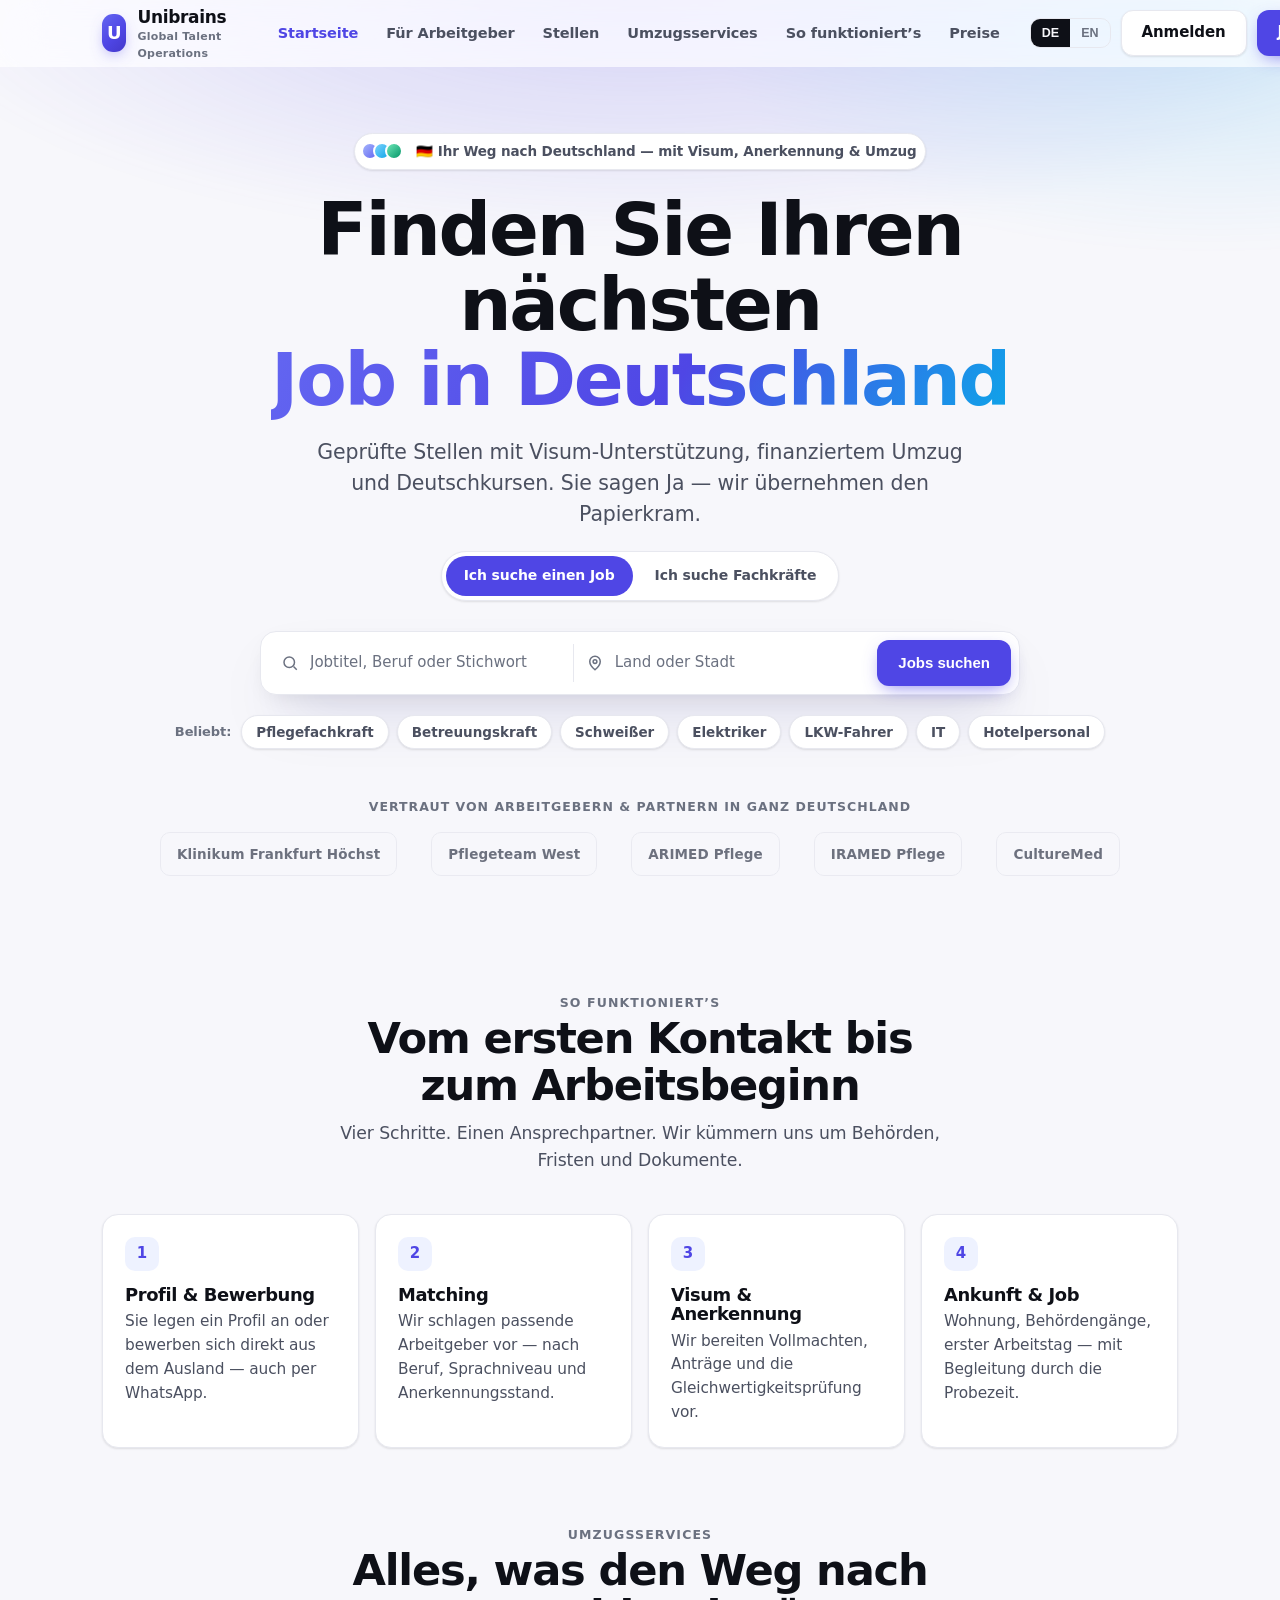
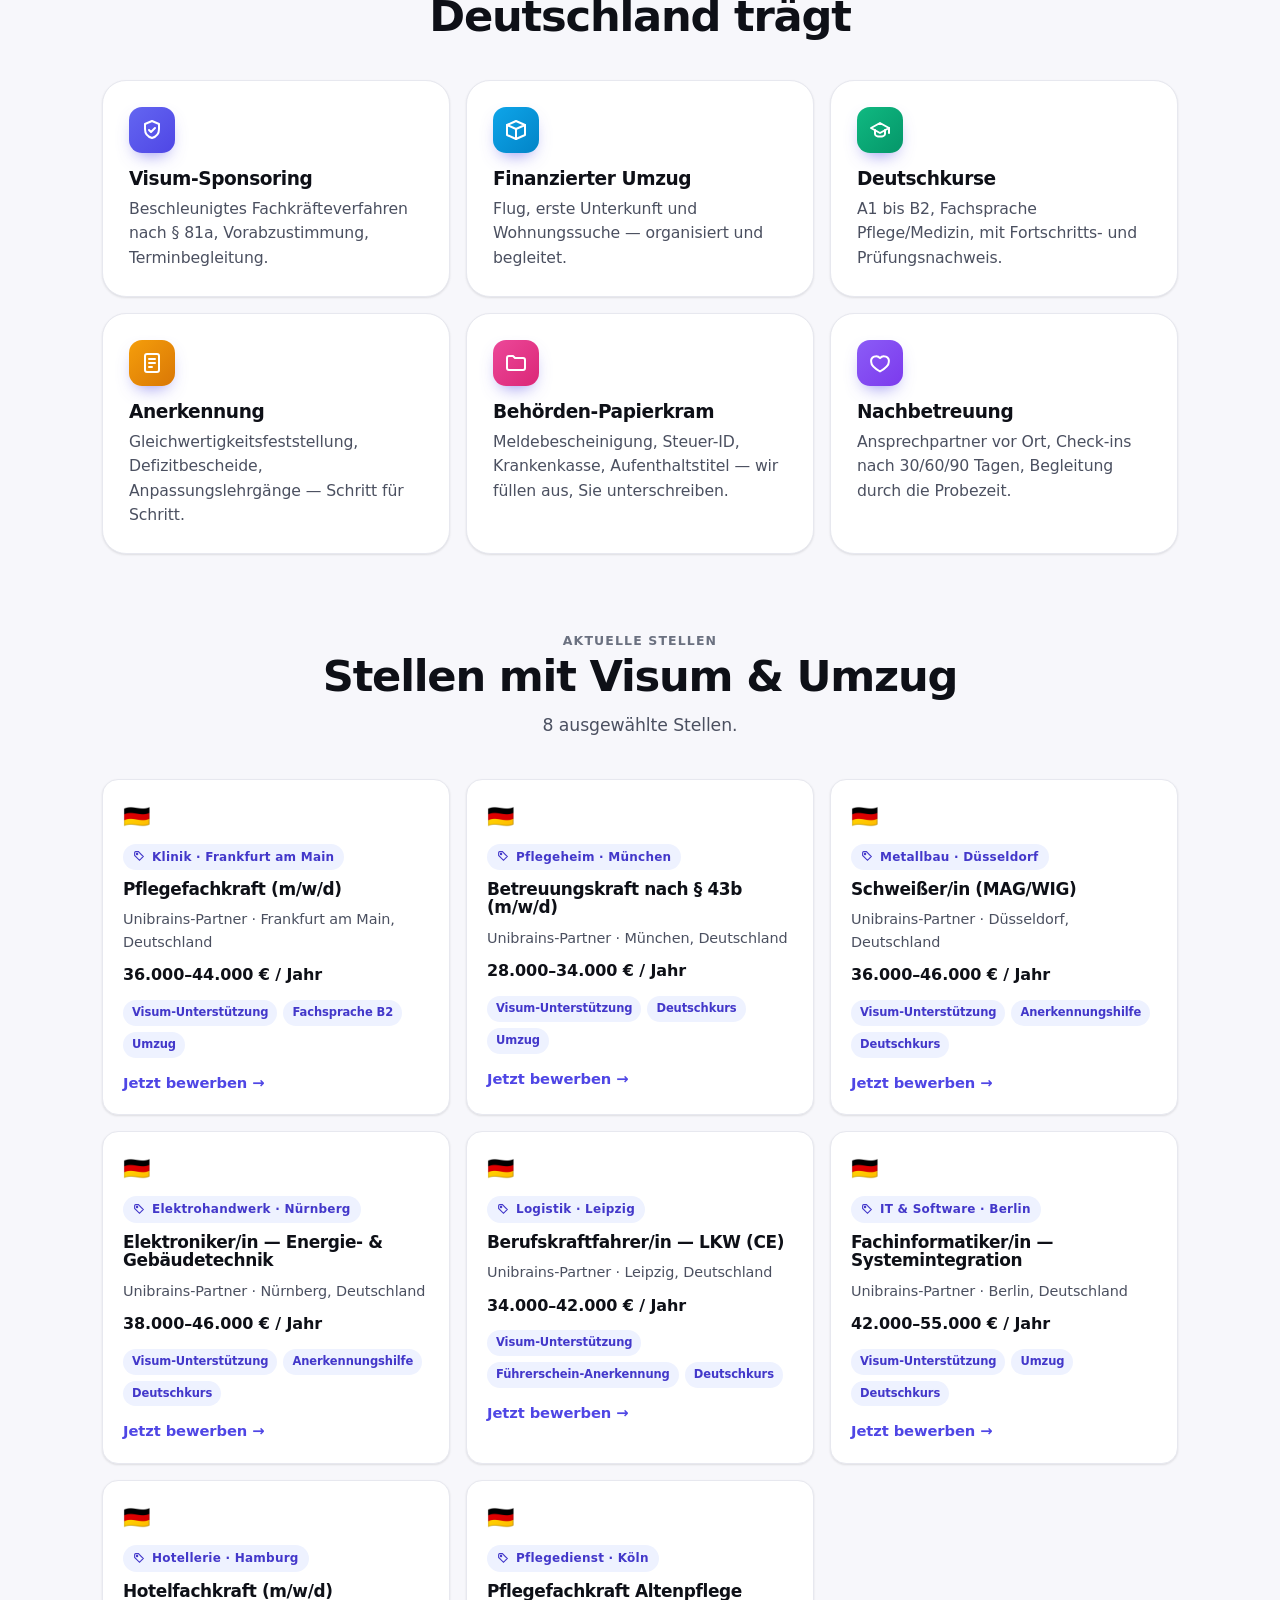
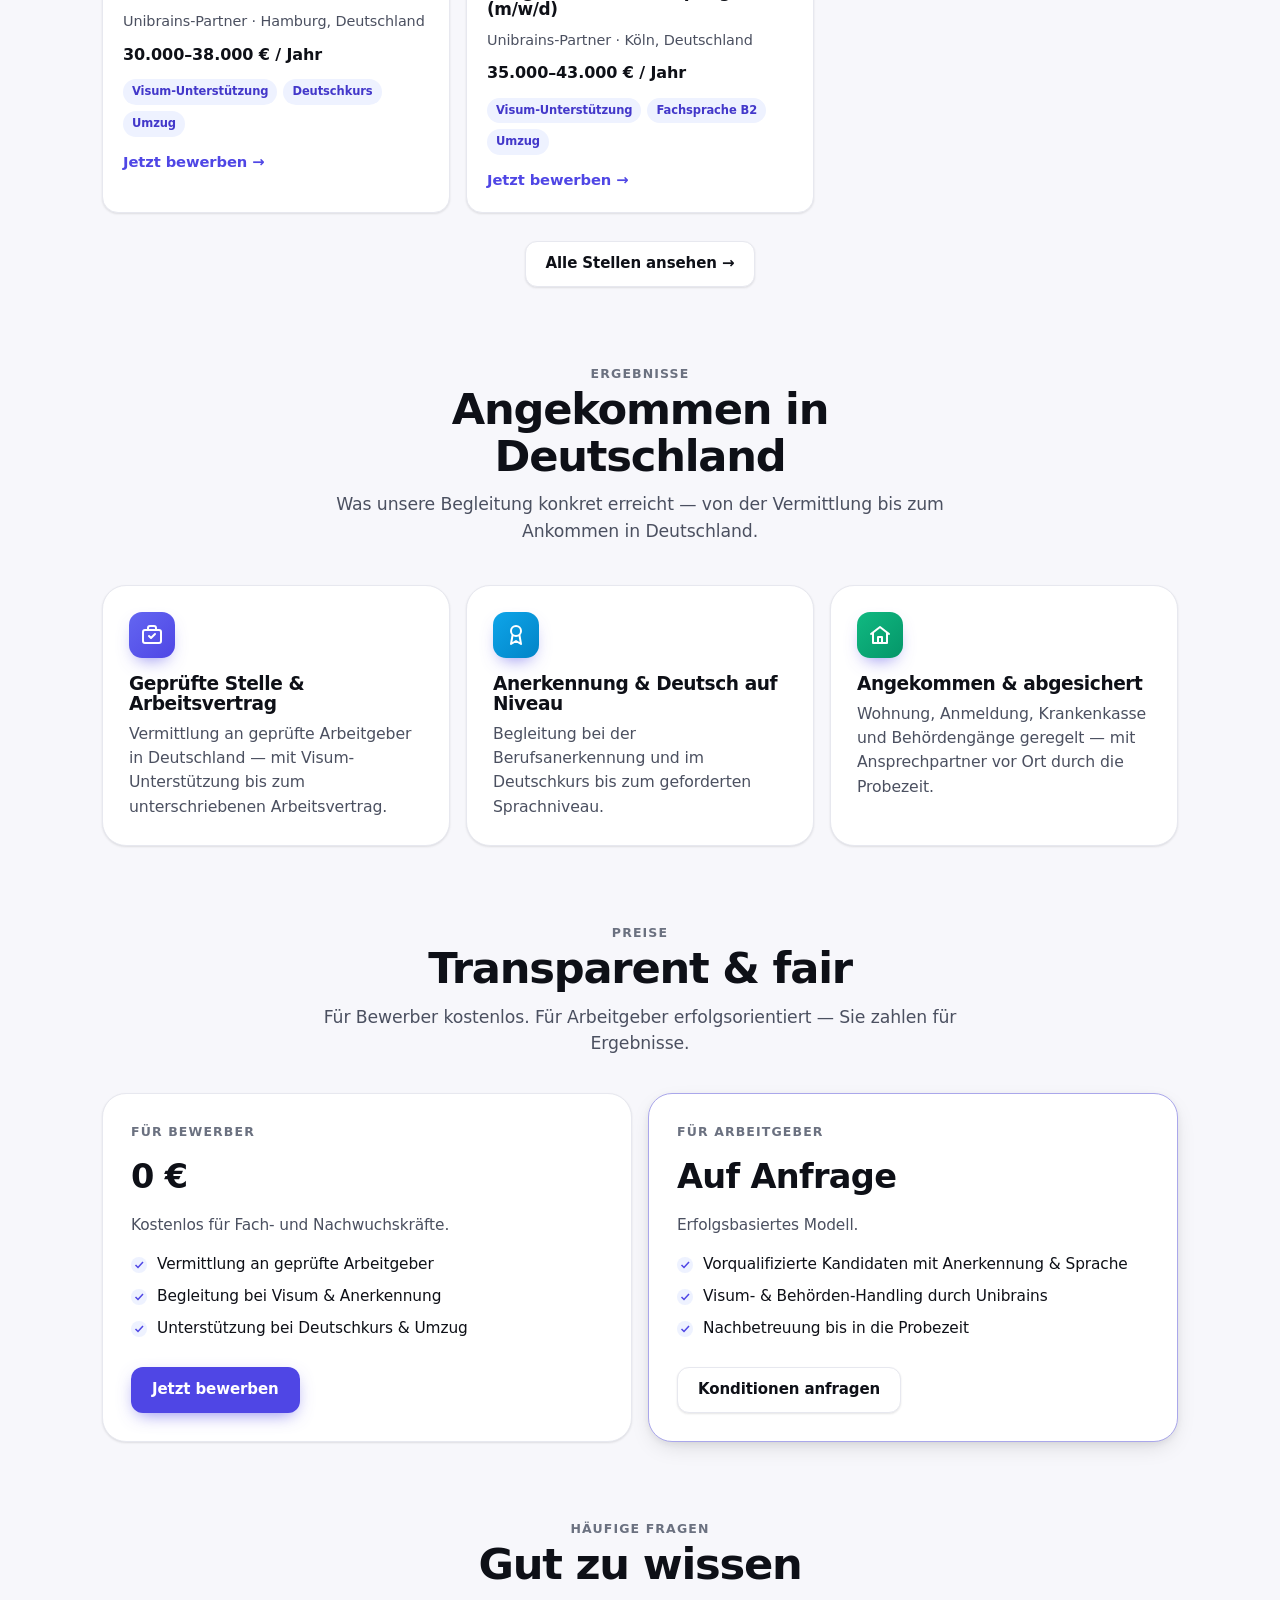
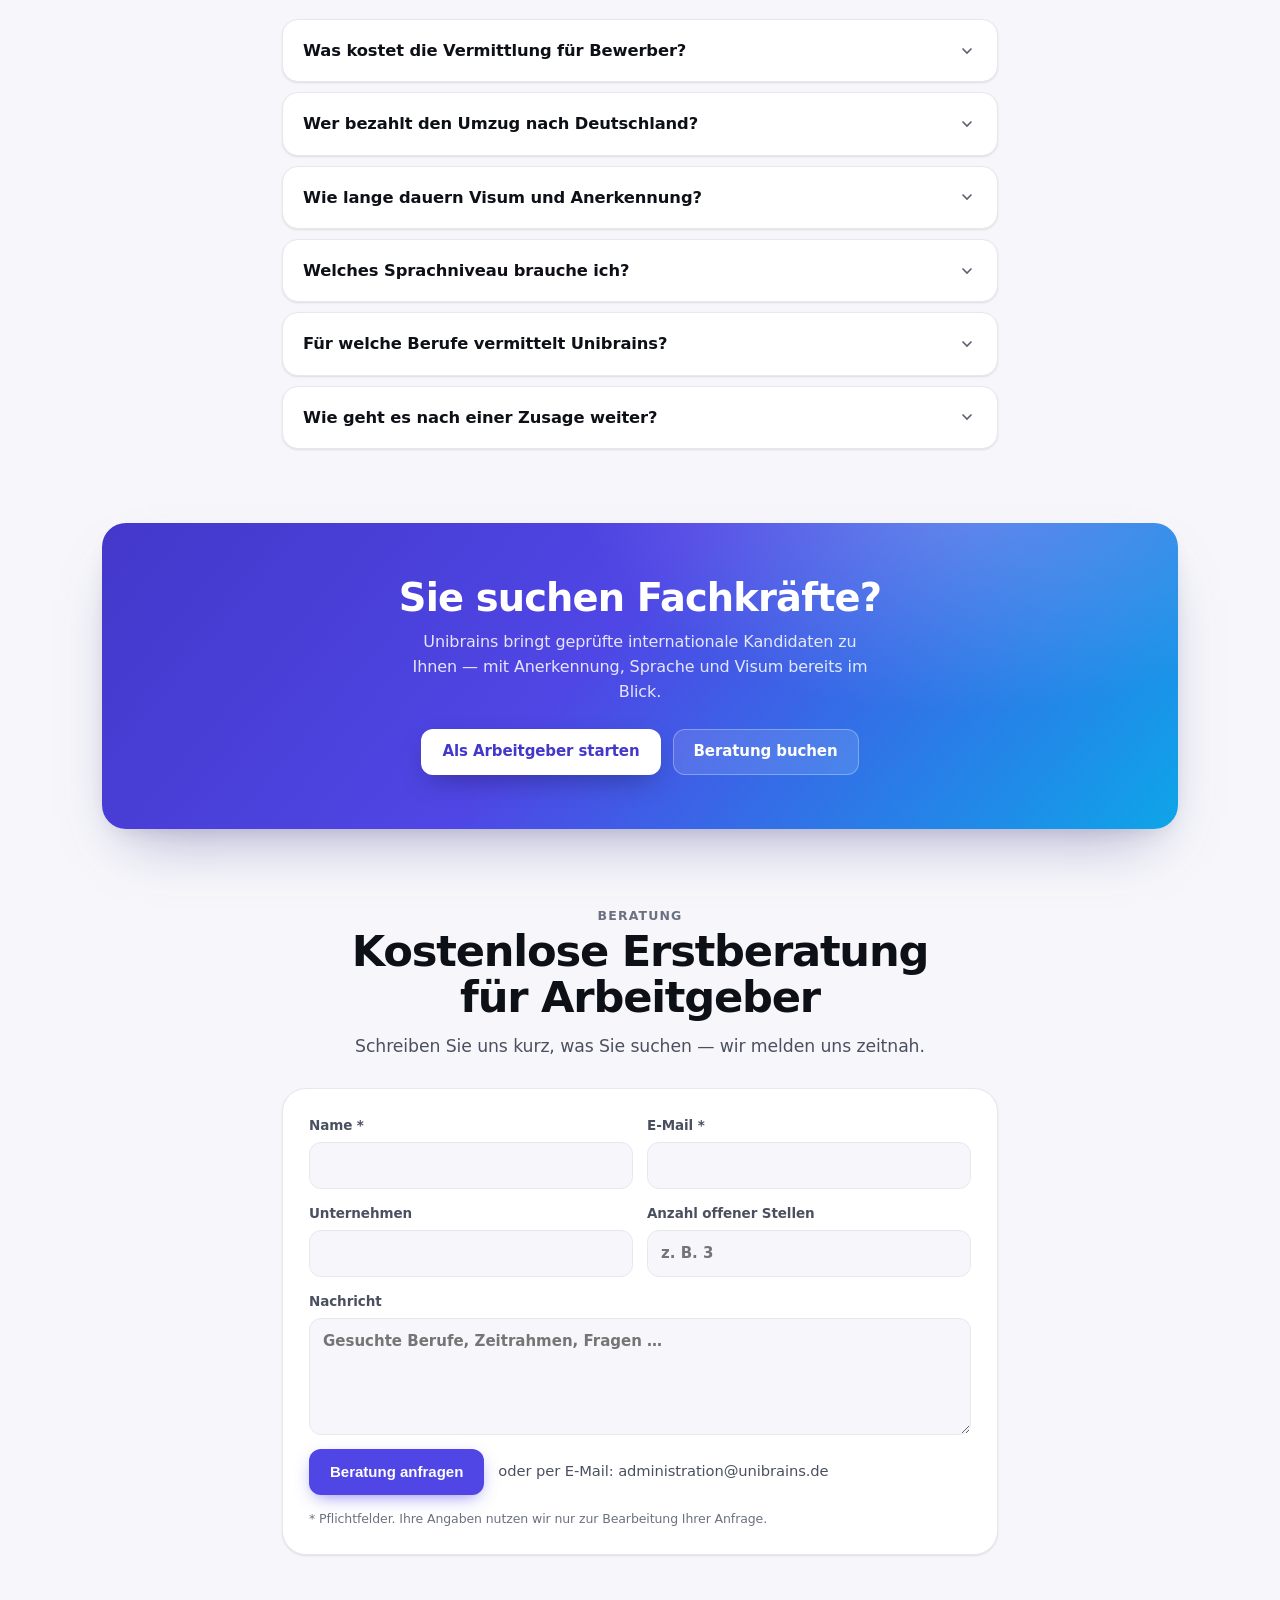
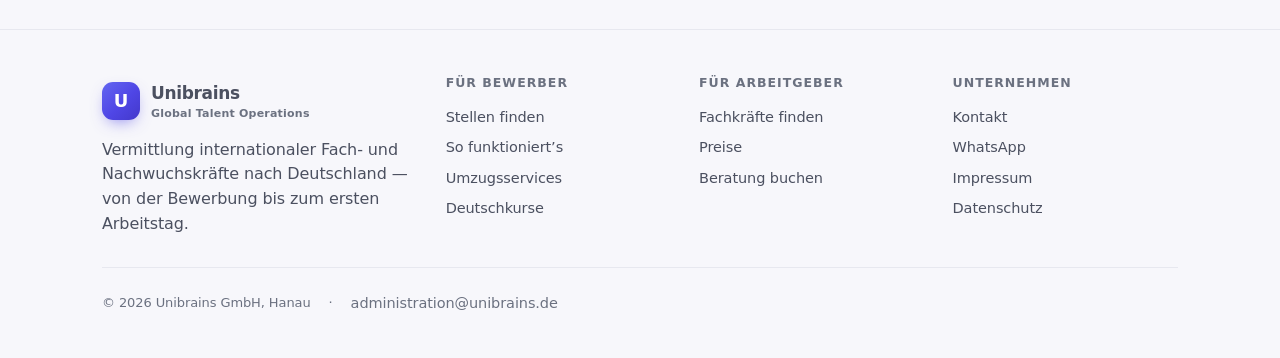
<file: index.html>
<!doctype html>
<html lang="de">
<head>
<meta charset="utf-8" />
<meta name="viewport" content="width=device-width, initial-scale=1" />
<title>Jobs in Deutschland: Visum, Umzug, Anerkennung – Unibrains</title>
<meta name="description" content="Jobs in Deutschland mit Visum-Unterstützung, finanziertem Umzug, Anerkennung und Deutschkursen. Sie sagen Ja – Unibrains übernimmt den Papierkram." />
<link rel="icon" href="favicon.svg" type="image/svg+xml" />
<!-- P3.18: SEO / Social -->
<link rel="canonical" href="https://unibrains.de/" />
<meta property="og:type" content="website" />
<meta property="og:site_name" content="Unibrains" />
<meta property="og:locale" content="de_DE" />
<meta property="og:url" content="https://unibrains.de/" />
<meta property="og:title" content="Jobs in Deutschland: Visum, Umzug, Anerkennung – Unibrains" />
<meta property="og:description" content="Geprüfte Stellen mit Visum-Unterstützung, finanziertem Umzug und Deutschkursen. Sie sagen Ja — wir übernehmen den Papierkram." />
<!-- TODO: echtes Teaser-Bild (1200x630) unter /og-image.png hinterlegen. -->
<meta property="og:image" content="https://unibrains.de/og-image.png" />
<meta property="og:image:width" content="1200" />
<meta property="og:image:height" content="630" />
<meta name="twitter:card" content="summary_large_image" />
<meta name="twitter:title" content="Jobs in Deutschland: Visum, Umzug, Anerkennung – Unibrains" />
<meta name="twitter:description" content="Geprüfte Stellen mit Visum-Unterstützung, finanziertem Umzug und Deutschkursen." />
<meta name="twitter:image" content="https://unibrains.de/og-image.png" />
<!-- hreflang: Sprachumschaltung läuft aktuell clientseitig auf derselben URL.
     TODO: für echte hreflang-Signale eigene URLs je Sprache (z. B. /en/, /fr/, /ar/) anlegen. -->
<link rel="alternate" hreflang="de" href="https://unibrains.de/" />
<link rel="alternate" hreflang="x-default" href="https://unibrains.de/" />
<script>document.documentElement.classList.add('js')</script>
<style>
  /* ============ Design tokens ============ */
  :root {
    --brand: #4f46e5;         /* indigo — the Unibrains mark, refined */
    --brand-600: #4338ca;
    --brand-soft: #eef2ff;
    --accent: #0ea5e9;
    --ok: #059669;

    --bg: #f7f7fb;
    --surface: #ffffff;
    --surface-2: #ffffff;
    --ink: #0e1017;
    --muted: #4b5060;      /* P3.15: etwas dunkler für sicheren AA-Kontrast */
    --faint: #6b7180;      /* P3.15: war #8b90a0 (~3:1, AA-Fail) → jetzt ~4.6:1 auf Weiß */
    --line: #e7e8ef;
    --glass: rgba(255,255,255,0.7);
    --glass-line: rgba(255,255,255,0.55);
    --shadow-sm: 0 1px 2px rgba(14,16,23,.06), 0 1px 3px rgba(14,16,23,.05);
    --shadow-md: 0 8px 24px -8px rgba(14,16,23,.18), 0 2px 6px rgba(14,16,23,.06);
    --shadow-lg: 0 30px 60px -24px rgba(30,27,120,.35), 0 8px 24px -12px rgba(14,16,23,.16);
    --radius: 16px;
    --radius-lg: 24px;
    --ease: cubic-bezier(.2,0,0,1);
    --spring: cubic-bezier(.22,1.2,.36,1);
    --maxw: 1120px;
    color-scheme: light;
  }
  /* Dark-Mode deaktiviert — Seite immer im Hellmodus (Nutzer-Wunsch 20.10.). */

  /* ============ Reset & base ============ */
  * { box-sizing: border-box; }
  html { -webkit-text-size-adjust: 100%; scroll-behavior: smooth; }
  body {
    margin: 0;
    font-family: -apple-system, BlinkMacSystemFont, "Segoe UI", "Inter", system-ui, sans-serif;
    font-optical-sizing: auto;
    text-rendering: optimizeLegibility;
    -webkit-font-smoothing: antialiased;
    background: var(--bg);
    color: var(--ink);
    line-height: 1.55;
    letter-spacing: -0.006em;
    overflow-x: hidden;
  }
  a { color: inherit; text-decoration: none; }
  h1, h2, h3 { margin: 0; letter-spacing: -0.022em; line-height: 1.08; font-weight: 700; }
  p { margin: 0; }
  ::selection { background: color-mix(in srgb, var(--brand) 26%, transparent); }
  .wrap { max-width: var(--maxw); margin: 0 auto; padding: 0 22px; }
  .eyebrow { font-size: 12.5px; font-weight: 700; letter-spacing: .09em; text-transform: uppercase; color: var(--faint); }

  /* ============ Buttons ============ */
  .btn {
    --scale: 1;
    display: inline-flex; align-items: center; gap: 8px;
    height: 46px; padding: 0 20px; border-radius: 12px;
    font-weight: 650; font-size: 15px; cursor: pointer; border: 1px solid transparent;
    transform: scale(var(--scale)); transition: transform .14s var(--ease), background .2s var(--ease), box-shadow .2s var(--ease), border-color .2s var(--ease), filter .2s var(--ease);
    user-select: none; white-space: nowrap;
  }
  .btn:active { --scale: .965; }
  .btn-primary { background: var(--brand); color: #fff; box-shadow: 0 6px 18px -6px color-mix(in srgb, var(--brand) 70%, transparent); }
  .btn-primary:hover { filter: brightness(1.06); transform: translateY(-1px) scale(var(--scale)); box-shadow: 0 12px 28px -8px color-mix(in srgb, var(--brand) 70%, transparent); }
  .btn-ghost { background: var(--surface); color: var(--ink); border-color: var(--line); box-shadow: var(--shadow-sm); }
  .btn-ghost:hover { border-color: color-mix(in srgb, var(--brand) 45%, var(--line)); color: var(--brand); }
  .btn:focus-visible { outline: none; box-shadow: 0 0 0 3px color-mix(in srgb, var(--brand) 45%, transparent); }

  /* ============ Header (glass) ============ */
  header.nav {
    position: sticky; top: 0; z-index: 50;
    background: var(--glass);
    backdrop-filter: blur(20px) saturate(180%);
    -webkit-backdrop-filter: blur(20px) saturate(180%);
    border-bottom: 1px solid transparent;
    transition: border-color .3s var(--ease), background .3s var(--ease);
  }
  header.nav.scrolled { border-bottom-color: var(--line); }
  .nav-row { display: flex; align-items: center; gap: 18px; height: 66px; }
  .brand { display: flex; align-items: center; gap: 11px; }
  .brand .mark {
    width: 38px; height: 38px; border-radius: 11px; display: grid; place-items: center;
    color: #fff; font-weight: 800; font-size: 18px;
    background: linear-gradient(135deg, #6366f1, #4f46e5 55%, #4338ca);
    box-shadow: 0 6px 16px -6px rgba(79,70,229,.7);
  }
  .brand .name { font-weight: 800; letter-spacing: -.02em; font-size: 17px; }
  .brand .sub { display: block; font-size: 11px; font-weight: 600; color: var(--faint); letter-spacing: .02em; margin-top: -2px; }
  nav.links { display: none; gap: 4px; margin-left: 8px; }
  nav.links a { padding: 8px 12px; border-radius: 9px; font-size: 14.5px; font-weight: 550; color: var(--muted); transition: color .18s, background .18s; }
  nav.links a:hover { color: var(--ink); background: color-mix(in srgb, var(--ink) 5%, transparent); }
  nav.links a.active { color: var(--brand); }
  .nav-right { margin-left: auto; display: flex; align-items: center; gap: 10px; }
  .lang { display: none; border: 1px solid var(--line); border-radius: 10px; overflow: hidden; }
  .lang button { border: 0; background: transparent; padding: 7px 11px; font-size: 12.5px; font-weight: 700; color: var(--faint); cursor: pointer; }
  .lang button.on { background: var(--ink); color: var(--bg); }
  .hide-sm { display: none; }
  @media (min-width: 900px) {
    nav.links, .lang { display: flex; }
    .hide-sm { display: inline-flex; }
  }

  /* ============ Hero ============ */
  .hero { position: relative; padding: 66px 0 40px; text-align: center; }
  .hero::before {
    content: ""; position: absolute; inset: -10% -20% auto -20%; height: 620px; z-index: -1;
    background:
      radial-gradient(60% 60% at 50% 0%, color-mix(in srgb, var(--brand) 22%, transparent), transparent 70%),
      radial-gradient(40% 50% at 82% 8%, color-mix(in srgb, var(--accent) 16%, transparent), transparent 70%);
    filter: blur(10px);
  }
  .badge {
    display: inline-flex; align-items: center; gap: 9px; padding: 7px 8px 7px 12px;
    background: var(--surface); border: 1px solid var(--line); border-radius: 999px;
    font-size: 13.5px; font-weight: 600; color: var(--muted); box-shadow: var(--shadow-sm);
  }
  .badge .dots { display: inline-flex; }
  .badge .dots i { width: 18px; height: 18px; border-radius: 50%; margin-left: -6px; border: 2px solid var(--surface); display: inline-block;
    background: linear-gradient(135deg,#a5b4fc,#6366f1); }
  .badge .dots i:nth-child(2){ background: linear-gradient(135deg,#7dd3fc,#0ea5e9);}
  .badge .dots i:nth-child(3){ background: linear-gradient(135deg,#6ee7b7,#059669); margin-right: 4px;}
  .hero h1 {
    font-size: clamp(2.6rem, 7.2vw, 4.6rem);
    letter-spacing: -0.03em; line-height: 1.02; margin: 22px auto 0; max-width: 15ch;
  }
  .hero h1 .grad { background: linear-gradient(120deg,#6366f1,#4f46e5 55%,#0ea5e9); -webkit-background-clip: text; background-clip: text; color: transparent; }
  .hero .lede { margin: 20px auto 0; max-width: 52ch; font-size: clamp(1.05rem,2.3vw,1.28rem); color: var(--muted); line-height: 1.5; }

  /* search */
  .search {
    margin: 30px auto 0; max-width: 760px; display: flex; align-items: center; gap: 6px;
    background: var(--surface); border: 1px solid var(--line); border-radius: 16px; padding: 8px;
    box-shadow: var(--shadow-lg); text-align: left;
  }
  .search .field { flex: 1; display: flex; align-items: center; gap: 9px; padding: 6px 12px; min-width: 0; }
  .search .field + .field { border-left: 1px solid var(--line); }
  .search svg { flex: none; color: var(--faint); }
  .search input { border: 0; outline: 0; background: transparent; font: inherit; font-size: 15px; color: var(--ink); width: 100%; }
  .search input::placeholder { color: var(--faint); }
  .search .btn { height: 46px; }
  @media (max-width: 640px){ .search{ flex-wrap: wrap; } .search .field+.field{ border-left:0; } .search .btn{ width:100%; justify-content:center; } }

  .chips { margin: 20px auto 0; display: flex; flex-wrap: wrap; gap: 8px; justify-content: center; align-items: center; }
  .chips .lbl { color: var(--faint); font-weight: 700; font-size: 13px; margin-right: 2px; }
  .chip { padding: 8px 14px; border-radius: 999px; background: var(--surface); border: 1px solid var(--line); font-size: 13.5px; font-weight: 600; color: var(--muted);
    box-shadow: var(--shadow-sm); transition: transform .16s var(--ease), color .16s, border-color .16s; }
  .chip:hover { color: var(--brand); border-color: color-mix(in srgb,var(--brand) 40%,var(--line)); transform: translateY(-1px); }

  /* trust */
  .trust { margin-top: 48px; }
  .trust p { text-align: center; color: var(--faint); font-size: 12.5px; font-weight: 700; letter-spacing: .08em; text-transform: uppercase; }
  .trust .logos { margin-top: 16px; display: flex; flex-wrap: wrap; gap: 14px 34px; justify-content: center; align-items: center; opacity: .8; }
  .trust .logos span { font-weight: 800; font-size: 13.5px; letter-spacing: .01em; color: var(--muted); }

  /* ============ Sections ============ */
  section.block { padding: 74px 0; }
  .sec-head { max-width: 640px; }
  .sec-head.center { margin: 0 auto; text-align: center; }
  .sec-head h2 { font-size: clamp(1.8rem, 4vw, 2.7rem); letter-spacing: -.028em; }
  .sec-head p { margin-top: 12px; color: var(--muted); font-size: 1.08rem; }

  /* steps */
  .steps { margin-top: 40px; display: grid; gap: 16px; grid-template-columns: 1fr; }
  @media (min-width: 720px){ .steps{ grid-template-columns: repeat(4,1fr);} }
  .step { background: var(--surface); border: 1px solid var(--line); border-radius: var(--radius); padding: 22px; box-shadow: var(--shadow-sm);
    transition: transform .3s var(--spring), box-shadow .3s var(--ease), border-color .3s; }
  .step:hover { transform: translateY(-4px); box-shadow: var(--shadow-md); border-color: color-mix(in srgb,var(--brand) 26%,var(--line)); }
  .step .n { width: 34px; height: 34px; border-radius: 10px; display: grid; place-items: center; font-weight: 800; color: var(--brand); background: var(--brand-soft); font-size: 15px; }
  .step h3 { margin-top: 14px; font-size: 1.12rem; }
  .step p { margin-top: 6px; color: var(--muted); font-size: .96rem; }

  /* services */
  .grid3 { margin-top: 40px; display: grid; gap: 16px; grid-template-columns: 1fr; }
  @media (min-width: 680px){ .grid3{ grid-template-columns: repeat(2,1fr);} }
  @media (min-width: 980px){ .grid3{ grid-template-columns: repeat(3,1fr);} }
  .svc { background: var(--surface); border: 1px solid var(--line); border-radius: var(--radius-lg); padding: 26px; box-shadow: var(--shadow-sm);
    transition: transform .3s var(--spring), box-shadow .3s var(--ease), border-color .3s; }
  .svc:hover { transform: translateY(-4px); box-shadow: var(--shadow-md); }
  .svc .ic { width: 46px; height: 46px; border-radius: 13px; display: grid; place-items: center; color: #fff; margin-bottom: 16px;
    background: linear-gradient(135deg,#6366f1,#4f46e5); box-shadow: 0 8px 18px -8px rgba(79,70,229,.7); }
  .svc.a .ic{ background: linear-gradient(135deg,#0ea5e9,#0284c7);}
  .svc.b .ic{ background: linear-gradient(135deg,#10b981,#059669);}
  .svc.c .ic{ background: linear-gradient(135deg,#f59e0b,#d97706);}
  .svc.d .ic{ background: linear-gradient(135deg,#ec4899,#db2777);}
  .svc.e .ic{ background: linear-gradient(135deg,#8b5cf6,#7c3aed);}
  .svc h3 { font-size: 1.16rem; }
  .svc p { margin-top: 8px; color: var(--muted); font-size: .98rem; }

  /* jobs */
  .jobs { margin-top: 40px; display: grid; gap: 16px; grid-template-columns: 1fr; }
  @media (min-width: 720px){ .jobs{ grid-template-columns: repeat(3,1fr);} }
  .job { background: var(--surface); border: 1px solid var(--line); border-radius: var(--radius); padding: 20px; box-shadow: var(--shadow-sm);
    display: flex; flex-direction: column; gap: 10px; transition: transform .3s var(--spring), box-shadow .3s var(--ease), border-color .3s; }
  .job:hover { transform: translateY(-4px); box-shadow: var(--shadow-md); border-color: color-mix(in srgb,var(--brand) 26%,var(--line)); }
  .job .flag { font-size: 22px; }
  .job h3 { font-size: 1.06rem; }
  .job .meta { color: var(--muted); font-size: .9rem; }
  .job .sal { font-weight: 750; }
  .job .tags { display: flex; flex-wrap: wrap; gap: 6px; margin-top: 2px; }
  .job .tags span { font-size: 11.5px; font-weight: 650; padding: 4px 9px; border-radius: 999px; background: var(--brand-soft); color: var(--brand-600); }
  .job .apply { margin-top: 4px; color: var(--brand); font-weight: 700; font-size: .92rem; }

  /* employer CTA */
  .cta { position: relative; overflow: hidden; border-radius: var(--radius-lg); padding: 54px 40px; text-align: center; color: #fff;
    background: linear-gradient(130deg,#4338ca,#4f46e5 45%,#0ea5e9); box-shadow: var(--shadow-lg); }
  .cta::after{ content:""; position:absolute; inset:0; background: radial-gradient(60% 120% at 80% -10%, rgba(255,255,255,.22), transparent 60%); }
  .cta h2 { font-size: clamp(1.7rem,3.6vw,2.4rem); position: relative; }
  .cta p { margin: 12px auto 0; max-width: 46ch; color: rgba(255,255,255,.86); position: relative; }
  .cta .row { margin-top: 24px; display: flex; gap: 12px; justify-content: center; flex-wrap: wrap; position: relative; }
  .cta .btn-primary { background: #fff; color: var(--brand-600); box-shadow: 0 10px 30px -10px rgba(0,0,0,.4); }
  .cta .btn-ghost { background: rgba(255,255,255,.12); color: #fff; border-color: rgba(255,255,255,.3); box-shadow: none; }

  /* footer */
  footer { border-top: 1px solid var(--line); padding: 46px 0 40px; color: var(--muted); }
  .foot-grid { display: grid; gap: 28px; grid-template-columns: 1fr; }
  @media (min-width: 760px){ .foot-grid{ grid-template-columns: 1.4fr 1fr 1fr 1fr;} }
  footer h3 { font-size: 12.5px; letter-spacing: .08em; text-transform: uppercase; color: var(--faint); margin: 0 0 12px; font-weight: 700; }
  footer a { display: block; color: var(--muted); font-size: 14.5px; padding: 4px 0; }
  footer a:hover { color: var(--brand); }
  .foot-legal { margin-top: 30px; padding-top: 20px; border-top: 1px solid var(--line); display: flex; flex-wrap: wrap; gap: 8px 18px; align-items: center; font-size: 13px; color: var(--faint); }
  .todo { font-style: italic; opacity: .8; }

  /* ============ Reveal on scroll ============ */
  /* Gated on .js so the page is fully visible without JavaScript (crawlers, no-JS,
     script errors) — the animation is a progressive enhancement, not a gate. */
  /* P3.16: Elemente sind standardmäßig sichtbar; die Einblende-Animation läuft NUR,
     wenn der Nutzer Bewegung zulässt (no-preference). */
  @media (prefers-reduced-motion: no-preference) {
    .js .reveal { opacity: 0; transform: translateY(18px); transition: opacity .7s var(--ease), transform .7s var(--spring); }
    .js .reveal.in { opacity: 1; transform: none; }
  }
  @media (prefers-reduced-motion: reduce) {
    * { scroll-behavior: auto !important; }
    .reveal { opacity: 1 !important; transform: none !important; transition: none; }
    .btn, .step, .svc, .job, .chip { transition: none !important; }
  }
  @media (prefers-reduced-transparency: reduce) {
    header.nav { background: var(--surface); backdrop-filter: none; }
  }
.cta::after{pointer-events:none}.cta .row{position:relative;z-index:2}.cta .btn{position:relative;z-index:2}

  /* ===== A11y helpers (P3.17) ===== */
  .vh { position:absolute; width:1px; height:1px; padding:0; margin:-1px; overflow:hidden; clip:rect(0 0 0 0); white-space:nowrap; border:0; }
  .skip-link { position:absolute; left:-9999px; top:0; z-index:100; background:var(--brand); color:#fff; padding:10px 16px; border-radius:0 0 10px 0; font-weight:700; }
  .skip-link:focus { left:0; }
  a:focus-visible, button:focus-visible, input:focus-visible, textarea:focus-visible, summary:focus-visible, [tabindex]:focus-visible {
    outline:3px solid color-mix(in srgb, var(--brand) 55%, transparent); outline-offset:2px; border-radius:8px;
  }

  /* chips as buttons (P1.2) */
  .chip { font-family: inherit; cursor: pointer; }
  .chip.on { color: var(--brand); border-color: color-mix(in srgb,var(--brand) 55%,var(--line)); background: var(--brand-soft); }

  /* jobs meta (P1.4 / P2.13) */
  .jobs-info { margin-top: 12px; color: var(--muted); font-size: .98rem; }
  .jobs-empty { margin-top: 24px; text-align:center; color: var(--muted); font-size: 1.02rem; }
  .jobs-empty a { color: var(--brand); font-weight: 700; }
  .jobs-more { margin-top: 28px; text-align: center; }
  .job .sector { display:inline-flex; align-items:center; gap:6px; align-self:flex-start; font-size:12px; font-weight:700; letter-spacing:.02em;
    color:var(--brand-600); background:var(--brand-soft); padding:4px 10px; border-radius:999px; }

  /* prices (P1.3) */
  .prices { margin-top: 36px; display:grid; gap:16px; grid-template-columns:1fr; }
  @media (min-width:720px){ .prices{ grid-template-columns:repeat(2,1fr);} }
  .price { background:var(--surface); border:1px solid var(--line); border-radius:var(--radius-lg); padding:28px; box-shadow:var(--shadow-sm); display:flex; flex-direction:column; gap:10px; }
  .price.featured { border-color: color-mix(in srgb,var(--brand) 40%,var(--line)); box-shadow:var(--shadow-md); }
  .price-amt { font-size:2.1rem; font-weight:800; letter-spacing:-.02em; }
  .price-sub { color:var(--muted); font-size:.96rem; }
  .price-list { margin:6px 0 16px; padding:0; list-style:none; display:flex; flex-direction:column; gap:8px; }
  .price-list li { position:relative; padding-left:26px; color:var(--ink); font-size:.96rem; }
  .price-list li::before { content:""; position:absolute; left:0; top:4px; width:16px; height:16px; border-radius:50%; background:var(--brand-soft);
    background-image:url("data:image/svg+xml,%3Csvg xmlns='http://www.w3.org/2000/svg' width='12' height='12' viewBox='0 0 24 24' fill='none' stroke='%234f46e5' stroke-width='3'%3E%3Cpath d='M5 12l5 5L20 6'/%3E%3C/svg%3E"); background-repeat:no-repeat; background-position:center; }
  .price .btn { margin-top:auto; align-self:flex-start; }

  /* header: nav nowrap + Burger/Mobile-Menü (P2.7) */
  nav.links a { white-space: nowrap; }
  .burger { display:inline-flex; align-items:center; justify-content:center; width:42px; height:42px; border-radius:11px; border:1px solid var(--line); background:var(--surface); color:var(--ink); cursor:pointer; box-shadow:var(--shadow-sm); }
  .burger:hover { color:var(--brand); border-color:color-mix(in srgb,var(--brand) 45%,var(--line)); }
  .mmenu { display:flex; flex-direction:column; gap:2px; padding:8px 22px 16px; border-top:1px solid var(--line); background:var(--surface); }
  .mmenu[hidden] { display:none; }
  .mmenu a { padding:12px 10px; border-radius:10px; font-weight:600; color:var(--ink); font-size:15px; }
  .mmenu a:hover { background:color-mix(in srgb,var(--ink) 5%,transparent); color:var(--brand); }
  @media (min-width:900px){ .burger{ display:none; } .mmenu{ display:none !important; } }

  /* Zielgruppen-Switch (P2.8) */
  .audience { margin:22px auto 0; display:inline-flex; gap:4px; padding:4px; background:var(--surface); border:1px solid var(--line); border-radius:999px; box-shadow:var(--shadow-sm); }
  .aud { padding:9px 18px; border-radius:999px; font-weight:650; font-size:14px; color:var(--muted); transition:color .16s, background .16s; }
  .aud.on { background:var(--brand); color:#fff; }
  .aud:hover:not(.on){ color:var(--brand); }

  /* Partner-Logo-Platzhalter (P2.9) */
  .logo-slot { display:inline-grid; place-items:center; padding:0 16px; height:44px; border:1px solid var(--line); border-radius:10px; color:var(--muted); font-weight:800; font-size:13.5px; letter-spacing:.01em; white-space:nowrap; }

  /* Erfolgsgeschichten (P2.9) */
  .story { background:var(--surface); border:1px solid var(--line); border-radius:var(--radius-lg); padding:24px; box-shadow:var(--shadow-sm); margin:0; display:flex; flex-direction:column; gap:14px;
    transition: transform .3s var(--spring), box-shadow .3s var(--ease); }
  .story:hover { transform: translateY(-4px); box-shadow: var(--shadow-md); }
  .story blockquote { margin:0; font-size:1.02rem; color:var(--ink); line-height:1.5; }
  .story figcaption { display:flex; align-items:center; gap:12px; }
  .story .av { width:42px; height:42px; border-radius:50%; display:grid; place-items:center; font-weight:800; color:#fff; flex:0 0 42px; background:linear-gradient(135deg,#6366f1,#4f46e5); }
  .story figcaption b { display:block; font-size:.98rem; }
  .story .role { display:block; color:var(--muted); font-size:.86rem; }
  .todo { font-style: italic; opacity: .85; }

  /* service SVG icons (P2.12) */
  .svc .ic svg { width:24px; height:24px; }

  /* narrow container (FAQ/Form) */
  .wrap.narrow { max-width: 760px; }

  /* FAQ (P2.10) */
  .faq { margin-top: 32px; display:flex; flex-direction:column; gap:10px; }
  .faq details { background:var(--surface); border:1px solid var(--line); border-radius:var(--radius); box-shadow:var(--shadow-sm); overflow:hidden; }
  .faq summary { list-style:none; cursor:pointer; padding:18px 20px; font-weight:650; font-size:1.02rem; display:flex; align-items:center; justify-content:space-between; gap:12px; }
  .faq summary::-webkit-details-marker { display:none; }
  .faq summary::after { content:""; width:20px; height:20px; flex:0 0 20px; transition:transform .2s var(--ease);
    background:no-repeat center / 16px url("data:image/svg+xml,%3Csvg xmlns='http://www.w3.org/2000/svg' width='16' height='16' viewBox='0 0 24 24' fill='none' stroke='%235b6070' stroke-width='2.5' stroke-linecap='round'%3E%3Cpath d='M6 9l6 6 6-6'/%3E%3C/svg%3E"); }
  .faq details[open] summary::after { transform:rotate(180deg); }
  .faq-a { padding:0 20px 18px; color:var(--muted); font-size:.98rem; }

  /* Lead-/Beratungsformular (P2.11) */
  .vh-hp { position:absolute; left:-9999px; width:1px; height:1px; }
  .lead { margin-top: 28px; background:var(--surface); border:1px solid var(--line); border-radius:var(--radius-lg); padding:26px; box-shadow:var(--shadow-sm); display:flex; flex-direction:column; gap:14px; }
  .lead-grid { display:grid; gap:14px; grid-template-columns:1fr; }
  @media (min-width:640px){ .lead-grid{ grid-template-columns:repeat(2,1fr);} }
  .lead label { display:flex; flex-direction:column; gap:6px; font-size:13.5px; font-weight:650; color:var(--muted); }
  .lead input, .lead textarea { font:inherit; font-size:15px; color:var(--ink); background:var(--bg); border:1px solid var(--line); border-radius:12px; padding:11px 13px; width:100%; }
  .lead input:focus, .lead textarea:focus { outline:none; border-color:color-mix(in srgb,var(--brand) 55%,var(--line)); box-shadow:0 0 0 3px color-mix(in srgb,var(--brand) 22%,transparent); }
  .lead textarea { resize:vertical; }
  .lead-row { display:flex; flex-wrap:wrap; align-items:center; gap:14px; }
  .lead-alt { color:var(--muted); font-size:.92rem; }
  .lead-alt:hover { color:var(--brand); }
  .lead-note { color:var(--faint); font-size:12.5px; }

  /* Dark-Mode-Overrides entfernt — Seite immer hell (Nutzer-Wunsch 20.10.). */</style>
<!-- P2.10: FAQPage strukturierte Daten. TODO: Antworten an die final bestätigten Fakten anpassen. -->
<script type="application/ld+json">
{"@context":"https://schema.org","@type":"FAQPage","mainEntity":[
 {"@type":"Question","name":"Was kostet die Vermittlung für Bewerber?","acceptedAnswer":{"@type":"Answer","text":"Für Fach- und Nachwuchskräfte ist die Vermittlung kostenlos."}},
 {"@type":"Question","name":"Wer bezahlt den Umzug nach Deutschland?","acceptedAnswer":{"@type":"Answer","text":"Flug und erste Unterkunft werden organisiert und begleitet; die Finanzierung wird je Fall abgestimmt."}},
 {"@type":"Question","name":"Wie lange dauern Visum und Anerkennung?","acceptedAnswer":{"@type":"Answer","text":"Das beschleunigte Fachkräfteverfahren nach § 81a AufenthG verkürzt das Visumverfahren deutlich; die Dauer der Anerkennung hängt von Beruf und Herkunftsland ab."}},
 {"@type":"Question","name":"Welches Sprachniveau brauche ich?","acceptedAnswer":{"@type":"Answer","text":"In der Regel B1 bis B2, in der Pflege häufig Fachsprache B2."}},
 {"@type":"Question","name":"Für welche Berufe vermittelt Unibrains?","acceptedAnswer":{"@type":"Answer","text":"Unter anderem Pflege, Handwerk (Elektro, Metall), Logistik, IT und Hotellerie."}},
 {"@type":"Question","name":"Wie geht es nach einer Zusage weiter?","acceptedAnswer":{"@type":"Answer","text":"Visum und Anerkennung, Deutschkurs, Umzug und Ankunft — mit Begleitung durch die Probezeit."}}
]}
</script>
</head>
<body>
<a class="skip-link" href="#top">Zum Inhalt springen</a>

<header class="nav" id="nav">
  <div class="wrap nav-row">
    <a class="brand" href="#top">
      <span class="mark" aria-hidden="true">U</span>
      <span><span class="name">Unibrains</span><span class="sub">Global Talent Operations</span></span>
    </a>
    <nav class="links" aria-label="Hauptnavigation">
      <a class="active" href="#top" data-i18n="navHome">Startseite</a>
      <a href="/arbeitgeber.html" data-i18n="navEmployers">Für Arbeitgeber</a>
      <a href="#jobs" data-i18n="navJobs">Stellen</a>
      <a href="#services" data-i18n="navServices">Umzugsservices</a>
      <a href="#how" data-i18n="navHow">So funktioniert’s</a>
      <a href="#preise" data-i18n="navPrices">Preise</a>
    </nav>
    <div class="nav-right">
      <div class="lang" id="langSwitch" role="group" aria-label="Sprache / Language"><button class="on" type="button" data-lang="de">DE</button><button type="button" data-lang="en">EN</button></div>
      <a class="btn btn-ghost hide-sm" href="https://bewerben.unibrains.de/kandidat/anmelden" data-i18n="headerLogin">Anmelden</a>
      <!-- P2.7: Primär-CTA in „Jetzt bewerben" umbenannt. -->
      <a class="btn btn-primary" href="https://bewerben.unibrains.de/?utm_source=unibrains-de&amp;from=header" data-i18n="headerCta">Jetzt bewerben</a>
      <button class="burger" id="burger" type="button" aria-label="Menü öffnen" aria-expanded="false" aria-controls="mobileMenu">
        <svg width="22" height="22" viewBox="0 0 24 24" fill="none" stroke="currentColor" stroke-width="2" aria-hidden="true"><path d="M3 6h18M3 12h18M3 18h18"/></svg>
      </button>
    </div>
  </div>
  <!-- P2.7: mobiles Menü (Burger) -->
  <nav class="mmenu" id="mobileMenu" aria-label="Mobile Navigation" hidden>
    <a href="#top">Startseite</a>
    <a href="/arbeitgeber.html">Für Arbeitgeber</a>
    <a href="#jobs">Stellen</a>
    <a href="#services">Umzugsservices</a>
    <a href="#how">So funktioniert’s</a>
    <a href="#preise">Preise</a>
    <a href="https://bewerben.unibrains.de/kandidat/anmelden">Anmelden</a>
  </nav>
</header>

<main id="top">
  <!-- Hero -->
  <section class="hero">
    <div class="wrap">
      <div class="badge reveal">
        <span class="dots" aria-hidden="true"><i></i><i></i><i></i></span>
        <!-- P1.5: Unbelegte Zahl entfernt. Echte Kennzahl via window.UNIBRAINS_STATS unten eintragbar. -->
        <span id="heroBadgeText" data-i18n="heroBadge">🇩🇪 Ihr Weg nach Deutschland — mit Visum, Anerkennung &amp; Umzug</span>
      </div>
      <h1 class="reveal"><span data-i18n="heroH1a">Finden Sie Ihren nächsten</span><br><span class="grad" data-i18n="heroH1b">Job in Deutschland</span></h1>
      <p class="lede reveal" id="heroLede" data-i18n="heroLede">Geprüfte Stellen mit Visum-Unterstützung, finanziertem Umzug und Deutschkursen.
        Sie sagen Ja — wir übernehmen den Papierkram.</p>

      <!-- P2.8: Zielgruppen-Switch -->
      <div class="audience reveal" role="group" aria-label="Zielgruppe wählen">
        <a class="aud on" href="#jobs" aria-current="true" data-i18n="audJob">Ich suche einen Job</a>
        <a class="aud" href="/arbeitgeber.html" data-i18n="audEmployers">Ich suche Fachkräfte</a>
      </div>

      <!-- P1.1: Suche filtert jetzt clientseitig die Stellenliste (statt Redirect auf das interne Tool). -->
      <form class="search reveal" id="jobSearch" role="search" aria-label="Stellensuche">
        <label class="field">
          <span class="vh" data-i18n="searchQ">Jobtitel, Beruf oder Stichwort</span>
          <svg width="18" height="18" viewBox="0 0 24 24" fill="none" stroke="currentColor" stroke-width="2" aria-hidden="true"><circle cx="11" cy="11" r="7"/><path d="m21 21-4.3-4.3"/></svg>
          <input id="qInput" name="q" placeholder="Jobtitel, Beruf oder Stichwort" data-i18n-ph="searchQ" autocomplete="off" />
        </label>
        <label class="field">
          <span class="vh" data-i18n="searchOrt">Land oder Stadt</span>
          <svg width="18" height="18" viewBox="0 0 24 24" fill="none" stroke="currentColor" stroke-width="2" aria-hidden="true"><path d="M12 21s-7-5.7-7-11a7 7 0 0 1 14 0c0 5.3-7 11-7 11Z"/><circle cx="12" cy="10" r="2.5"/></svg>
          <input id="ortInput" name="ort" placeholder="Land oder Stadt" data-i18n-ph="searchOrt" autocomplete="off" />
        </label>
        <button class="btn btn-primary" type="submit" data-i18n="searchBtn">Jobs suchen</button>
      </form>

      <!-- P1.2: Chips setzen den Suchbegriff und filtern die Liste. -->
      <div class="chips reveal">
        <span class="lbl" data-i18n="chipsLbl">Beliebt:</span>
        <button class="chip" type="button" data-q="Pflegefachkraft" data-i18n="chipPflege">Pflegefachkraft</button>
        <button class="chip" type="button" data-q="Betreuungskraft" data-i18n="chipBetreuung">Betreuungskraft</button>
        <button class="chip" type="button" data-q="Schweißer" data-i18n="chipSchweisser">Schweißer</button>
        <button class="chip" type="button" data-q="Elektriker" data-i18n="chipElektriker">Elektriker</button>
        <button class="chip" type="button" data-q="LKW" data-i18n="chipLkw">LKW-Fahrer</button>
        <button class="chip" type="button" data-q="IT" data-i18n="chipIt">IT</button>
        <button class="chip" type="button" data-q="Hotel" data-i18n="chipHotel">Hotelpersonal</button>
      </div>

      <div class="trust reveal">
        <p data-i18n="trust">Vertraut von Arbeitgebern &amp; Partnern in ganz Deutschland</p>
        <!-- Echte Arbeitgeber-/Partner im Unibrains-Netzwerk (Wortmarken). -->
        <div class="logos">
          <span class="logo-slot">Klinikum Frankfurt Höchst</span>
          <span class="logo-slot">Pflegeteam West</span>
          <span class="logo-slot">ARIMED Pflege</span>
          <span class="logo-slot">IRAMED Pflege</span>
          <span class="logo-slot">CultureMed</span>
        </div>
      </div>
    </div>
  </section>

  <!-- How it works -->
  <section class="block" id="how">
    <div class="wrap">
      <div class="sec-head center reveal">
        <span class="eyebrow" data-i18n="howEyebrow">So funktioniert’s</span>
        <h2 data-i18n="howH2">Vom ersten Kontakt bis zum Arbeitsbeginn</h2>
        <p data-i18n="howLede">Vier Schritte. Einen Ansprechpartner. Wir kümmern uns um Behörden, Fristen und Dokumente.</p>
      </div>
      <div class="steps">
        <div class="step reveal"><div class="n">1</div><h3 data-i18n="how1T">Profil & Bewerbung</h3><p data-i18n="how1P">Sie legen ein Profil an oder bewerben sich direkt aus dem Ausland — auch per WhatsApp.</p></div>
        <div class="step reveal"><div class="n">2</div><h3 data-i18n="how2T">Matching</h3><p data-i18n="how2P">Wir schlagen passende Arbeitgeber vor — nach Beruf, Sprachniveau und Anerkennungsstand.</p></div>
        <div class="step reveal"><div class="n">3</div><h3 data-i18n="how3T">Visum & Anerkennung</h3><p data-i18n="how3P">Wir bereiten Vollmachten, Anträge und die Gleichwertigkeitsprüfung vor.</p></div>
        <div class="step reveal"><div class="n">4</div><h3 data-i18n="how4T">Ankunft & Job</h3><p data-i18n="how4P">Wohnung, Behördengänge, erster Arbeitstag — mit Begleitung durch die Probezeit.</p></div>
      </div>
    </div>
  </section>

  <!-- Services -->
  <section class="block" id="services" style="padding-top:0">
    <div class="wrap">
      <div class="sec-head center reveal">
        <span class="eyebrow" data-i18n="svcEyebrow">Umzugsservices</span>
        <h2 data-i18n="svcH2">Alles, was den Weg nach Deutschland trägt</h2>
      </div>
      <!-- P2.12: einheitliches Inline-SVG-Icon-Set statt Emojis. -->
      <div class="grid3">
        <div class="svc reveal"><div class="ic"><svg viewBox="0 0 24 24" fill="none" stroke="currentColor" stroke-width="2" stroke-linecap="round" stroke-linejoin="round" aria-hidden="true"><path d="M12 3l7 3v5c0 5-3.5 8-7 9-3.5-1-7-4-7-9V6l7-3Z"/><path d="m9 12 2 2 4-4"/></svg></div><h3 data-i18n="svc1T">Visum-Sponsoring</h3><p data-i18n="svc1P">Beschleunigtes Fachkräfteverfahren nach § 81a, Vorabzustimmung, Terminbegleitung.</p></div>
        <div class="svc a reveal"><div class="ic"><svg viewBox="0 0 24 24" fill="none" stroke="currentColor" stroke-width="2" stroke-linecap="round" stroke-linejoin="round" aria-hidden="true"><path d="M3 7l9-4 9 4-9 4-9-4Z"/><path d="M3 7v10l9 4 9-4V7"/><path d="M12 11v10"/></svg></div><h3 data-i18n="svc2T">Finanzierter Umzug</h3><p data-i18n="svc2P">Flug, erste Unterkunft und Wohnungssuche — organisiert und begleitet.</p></div>
        <div class="svc b reveal"><div class="ic"><svg viewBox="0 0 24 24" fill="none" stroke="currentColor" stroke-width="2" stroke-linecap="round" stroke-linejoin="round" aria-hidden="true"><path d="M3 10l9-5 9 5-9 5-9-5Z"/><path d="M7 12v4c0 1.3 2.2 2.5 5 2.5s5-1.2 5-2.5v-4"/><path d="M21 10v5"/></svg></div><h3 data-i18n="svc3T">Deutschkurse</h3><p data-i18n="svc3P">A1 bis B2, Fachsprache Pflege/Medizin, mit Fortschritts- und Prüfungsnachweis.</p></div>
        <div class="svc c reveal"><div class="ic"><svg viewBox="0 0 24 24" fill="none" stroke="currentColor" stroke-width="2" stroke-linecap="round" stroke-linejoin="round" aria-hidden="true"><rect x="5" y="3" width="14" height="18" rx="2"/><path d="M9 8h6M9 12h6M9 16h3"/></svg></div><h3 data-i18n="svc4T">Anerkennung</h3><p data-i18n="svc4P">Gleichwertigkeitsfeststellung, Defizitbescheide, Anpassungslehrgänge — Schritt für Schritt.</p></div>
        <div class="svc d reveal"><div class="ic"><svg viewBox="0 0 24 24" fill="none" stroke="currentColor" stroke-width="2" stroke-linecap="round" stroke-linejoin="round" aria-hidden="true"><path d="M3 7a2 2 0 0 1 2-2h4l2 2h8a2 2 0 0 1 2 2v8a2 2 0 0 1-2 2H5a2 2 0 0 1-2-2V7Z"/></svg></div><h3 data-i18n="svc5T">Behörden-Papierkram</h3><p data-i18n="svc5P">Meldebescheinigung, Steuer-ID, Krankenkasse, Aufenthaltstitel — wir füllen aus, Sie unterschreiben.</p></div>
        <div class="svc e reveal"><div class="ic"><svg viewBox="0 0 24 24" fill="none" stroke="currentColor" stroke-width="2" stroke-linecap="round" stroke-linejoin="round" aria-hidden="true"><path d="M20.8 11.1a5 5 0 0 0-8.8-4 5 5 0 0 0-8.8 4c0 4.5 8.8 9.4 8.8 9.4s8.8-4.9 8.8-9.4Z"/></svg></div><h3 data-i18n="svc6T">Nachbetreuung</h3><p data-i18n="svc6P">Ansprechpartner vor Ort, Check-ins nach 30/60/90 Tagen, Begleitung durch die Probezeit.</p></div>
      </div>
    </div>
  </section>

  <!-- Featured jobs -->
  <section class="block" id="jobs" style="padding-top:0">
    <div class="wrap">
      <div class="sec-head center reveal">
        <span class="eyebrow" data-i18n="jobsEyebrow">Aktuelle Stellen</span>
        <h2 data-i18n="jobsH2">Stellen mit Visum &amp; Umzug</h2>
        <p id="jobsInfo" class="jobs-info" aria-live="polite"></p>
      </div>
      <!-- P1.4: Stellen werden aus data/jobs.json gerendert; Suche/Chips filtern diese Liste. -->
      <div class="jobs" id="jobsList"></div>
      <p class="jobs-empty" id="jobsEmpty" hidden>
        <span data-i18n="jobsEmptyPre">Keine Treffer für Ihre Suche —</span>
        <a href="https://bewerben.unibrains.de/?utm_source=unibrains-de&amp;from=no-results" data-i18n="jobsEmptyLink">jetzt Initiativbewerbung starten →</a>
      </p>
      <noscript>
        <p class="jobs-info">Für die interaktive Stellenliste wird JavaScript benötigt. <a href="https://bewerben.unibrains.de/">Direkt bei Unibrains bewerben →</a></p>
      </noscript>
      <div class="jobs-more">
        <a class="btn btn-ghost" href="https://bewerben.unibrains.de/?utm_source=unibrains-de" data-i18n="jobsMore">Alle Stellen ansehen →</a>
      </div>
    </div>
  </section>

  <!-- Ergebnisse (ersetzt die früheren Platzhalter-Testimonials; faktische End-Ergebnisse, keine erfundenen Personen). -->
  <section class="block" id="stories" style="padding-top:0">
    <div class="wrap">
      <div class="sec-head center reveal">
        <span class="eyebrow" data-i18n="storiesEyebrow">Ergebnisse</span>
        <h2 data-i18n="storiesH2">Angekommen in Deutschland</h2>
        <p data-i18n="storiesLede">Was unsere Begleitung konkret erreicht — von der Vermittlung bis zum Ankommen in Deutschland.</p>
      </div>
      <div class="grid3">
        <div class="svc reveal"><div class="ic"><svg viewBox="0 0 24 24" fill="none" stroke="currentColor" stroke-width="2" stroke-linecap="round" stroke-linejoin="round" aria-hidden="true"><rect x="3" y="7" width="18" height="13" rx="2"/><path d="M8 7V5a2 2 0 0 1 2-2h4a2 2 0 0 1 2 2v2"/><path d="m9 13 2 2 4-4"/></svg></div><h3 data-i18n="storyOut1T">Geprüfte Stelle &amp; Arbeitsvertrag</h3><p data-i18n="storyOut1P">Vermittlung an geprüfte Arbeitgeber in Deutschland — mit Visum-Unterstützung bis zum unterschriebenen Arbeitsvertrag.</p></div>
        <div class="svc a reveal"><div class="ic"><svg viewBox="0 0 24 24" fill="none" stroke="currentColor" stroke-width="2" stroke-linecap="round" stroke-linejoin="round" aria-hidden="true"><circle cx="12" cy="8" r="5"/><path d="M8.5 12.5 7 21l5-3 5 3-1.5-8.5"/></svg></div><h3 data-i18n="storyOut2T">Anerkennung &amp; Deutsch auf Niveau</h3><p data-i18n="storyOut2P">Begleitung bei der Berufsanerkennung und im Deutschkurs bis zum geforderten Sprachniveau.</p></div>
        <div class="svc b reveal"><div class="ic"><svg viewBox="0 0 24 24" fill="none" stroke="currentColor" stroke-width="2" stroke-linecap="round" stroke-linejoin="round" aria-hidden="true"><path d="M3 11l9-7 9 7"/><path d="M5 10v10h14V10"/><path d="M10 20v-6h4v6"/></svg></div><h3 data-i18n="storyOut3T">Angekommen &amp; abgesichert</h3><p data-i18n="storyOut3P">Wohnung, Anmeldung, Krankenkasse und Behördengänge geregelt — mit Ansprechpartner vor Ort durch die Probezeit.</p></div>
      </div>
    </div>
  </section>

  <!-- Preise (P1.3: #preise existierte nicht und war ein toter Link) -->
  <section class="block" id="preise" style="padding-top:0">
    <div class="wrap">
      <div class="sec-head center reveal">
        <span class="eyebrow" data-i18n="preiseEyebrow">Preise</span>
        <h2 data-i18n="preiseH2">Transparent &amp; fair</h2>
        <p data-i18n="preiseLede">Für Bewerber kostenlos. Für Arbeitgeber erfolgsorientiert — Sie zahlen für Ergebnisse.</p>
      </div>
      <div class="prices">
        <div class="price reveal">
          <span class="eyebrow" data-i18n="priceCandEyebrow">Für Bewerber</span>
          <p class="price-amt">0&nbsp;€</p>
          <p class="price-sub" data-i18n="priceCandSub">Kostenlos für Fach- und Nachwuchskräfte.</p>
          <ul class="price-list">
            <li data-i18n="priceCand1">Vermittlung an geprüfte Arbeitgeber</li>
            <li data-i18n="priceCand2">Begleitung bei Visum &amp; Anerkennung</li>
            <li data-i18n="priceCand3">Unterstützung bei Deutschkurs &amp; Umzug</li>
          </ul>
          <a class="btn btn-primary" href="https://bewerben.unibrains.de/?utm_source=unibrains-de&amp;from=preise" data-i18n="priceCandCta">Jetzt bewerben</a>
        </div>
        <div class="price reveal featured">
          <span class="eyebrow" data-i18n="priceEmpEyebrow">Für Arbeitgeber</span>
          <p class="price-amt" data-i18n="priceEmpAmt">Auf Anfrage</p>
          <p class="price-sub" data-i18n="priceEmpSub">Erfolgsbasiertes Modell.</p>
          <ul class="price-list">
            <li data-i18n="priceEmp1">Vorqualifizierte Kandidaten mit Anerkennung &amp; Sprache</li>
            <li data-i18n="priceEmp2">Visum- &amp; Behörden-Handling durch Unibrains</li>
            <li data-i18n="priceEmp3">Nachbetreuung bis in die Probezeit</li>
          </ul>
          <a class="btn btn-ghost" href="/arbeitgeber.html" data-i18n="priceEmpCta">Konditionen anfragen</a>
        </div>
      </div>
    </div>
  </section>

  <!-- FAQ (P2.10) -->
  <section class="block" id="faq" style="padding-top:0">
    <div class="wrap narrow">
      <div class="sec-head center reveal">
        <span class="eyebrow" data-i18n="faqEyebrow">Häufige Fragen</span>
        <h2 data-i18n="faqH2">Gut zu wissen</h2>
      </div>
      <div class="faq reveal">
        <details>
          <summary data-i18n="faq1Q">Was kostet die Vermittlung für Bewerber?</summary>
          <div class="faq-a"><p data-i18n="faq1A">Für Fach- und Nachwuchskräfte ist die Vermittlung kostenlos.</p></div>
        </details>
        <details>
          <summary data-i18n="faq2Q">Wer bezahlt den Umzug nach Deutschland?</summary>
          <div class="faq-a"><p data-i18n="faq2A">Flug und erste Unterkunft werden organisiert und begleitet; die Finanzierung wird je Fall abgestimmt.</p></div>
        </details>
        <details>
          <summary data-i18n="faq3Q">Wie lange dauern Visum und Anerkennung?</summary>
          <div class="faq-a"><p data-i18n="faq3A">Das beschleunigte Fachkräfteverfahren (§ 81a AufenthG) verkürzt das Visumverfahren deutlich.</p></div>
        </details>
        <details>
          <summary data-i18n="faq4Q">Welches Sprachniveau brauche ich?</summary>
          <div class="faq-a"><p data-i18n="faq4A">In der Regel B1–B2, in der Pflege oft Fachsprache B2.</p></div>
        </details>
        <details>
          <summary data-i18n="faq5Q">Für welche Berufe vermittelt Unibrains?</summary>
          <div class="faq-a"><p data-i18n="faq5A">U. a. Pflege, Handwerk (Elektro, Metall), Logistik, IT und Hotellerie.</p></div>
        </details>
        <details>
          <summary data-i18n="faq6Q">Wie geht es nach einer Zusage weiter?</summary>
          <div class="faq-a"><p data-i18n="faq6A">Visum &amp; Anerkennung, Deutschkurs, Umzug und Ankunft — mit Begleitung durch die Probezeit.</p></div>
        </details>
      </div>
    </div>
  </section>

  <!-- Employer CTA -->
  <section class="block" id="cta" style="padding-top:0">
    <div class="wrap">
      <div class="cta reveal">
        <h2 data-i18n="ctaH2">Sie suchen Fachkräfte?</h2>
        <p data-i18n="ctaP">Unibrains bringt geprüfte internationale Kandidaten zu Ihnen — mit Anerkennung, Sprache und Visum bereits im Blick.</p>
        <div class="row">
          <a class="btn btn-primary" href="/arbeitgeber.html" data-i18n="ctaStart">Als Arbeitgeber starten</a>
          <a class="btn btn-ghost" href="#beratung" data-i18n="ctaBook">Beratung buchen</a>
        </div>
      </div>
    </div>
  </section>

  <!-- Beratung / Kontaktformular (P2.11: ersetzt den mailto-only Weg) -->
  <section class="block" id="beratung" style="padding-top:0">
    <div class="wrap narrow">
      <div class="sec-head center reveal">
        <span class="eyebrow" data-i18n="beratEyebrow">Beratung</span>
        <h2 data-i18n="beratH2">Kostenlose Erstberatung für Arbeitgeber</h2>
        <p data-i18n="beratLede">Schreiben Sie uns kurz, was Sie suchen — wir melden uns zeitnah.</p>
      </div>
      <form class="lead reveal" method="post" action="https://os.unibrains.de/api/employer-lead" aria-describedby="leadNote">
        <!-- Honeypot gegen Spam -->
        <input type="text" name="website" tabindex="-1" autocomplete="off" aria-hidden="true" class="vh-hp" />
        <div class="lead-grid">
          <label><span data-i18n="leadName">Name *</span><input name="name" required maxlength="160" autocomplete="name" /></label>
          <label><span data-i18n="leadEmail">E-Mail *</span><input name="email" type="email" required maxlength="200" autocomplete="email" /></label>
          <label><span data-i18n="leadCompany">Unternehmen</span><input name="company" maxlength="160" autocomplete="organization" /></label>
          <label><span data-i18n="leadCount">Anzahl offener Stellen</span><input name="count" inputmode="numeric" maxlength="20" placeholder="z. B. 3" data-i18n-ph="leadCountPh" /></label>
        </div>
        <label><span data-i18n="leadMessage">Nachricht</span><textarea name="message" rows="4" maxlength="3000" placeholder="Gesuchte Berufe, Zeitrahmen, Fragen …" data-i18n-ph="leadMessagePh"></textarea></label>
        <div class="lead-row">
          <button class="btn btn-primary" type="submit" data-i18n="leadSubmit">Beratung anfragen</button>
          <!-- Fallback, falls das Formular nicht erreichbar ist (P2.11) -->
          <a class="lead-alt" href="mailto:administration@unibrains.de?subject=Beratung%20Unibrains" data-i18n="leadAlt">oder per E-Mail: administration@unibrains.de</a>
        </div>
        <p id="leadNote" class="lead-note" data-i18n="leadNote">* Pflichtfelder. Ihre Angaben nutzen wir nur zur Bearbeitung Ihrer Anfrage.</p>
      </form>
    </div>
  </section>
</main>

<footer>
  <div class="wrap">
    <div class="foot-grid">
      <div>
        <a class="brand" href="#top" style="margin-bottom:12px">
          <span class="mark">U</span>
          <span><span class="name">Unibrains</span><span class="sub">Global Talent Operations</span></span>
        </a>
        <p style="max-width:34ch" data-i18n="footBlurb">Vermittlung internationaler Fach- und Nachwuchskräfte nach Deutschland — von der Bewerbung bis zum ersten Arbeitstag.</p>
      </div>
      <div><h3 data-i18n="footColA">Für Bewerber</h3><a href="#jobs" data-i18n="footA1">Stellen finden</a><a href="#how" data-i18n="footA2">So funktioniert’s</a><a href="#services" data-i18n="footA3">Umzugsservices</a><a href="#services" data-i18n="footA4">Deutschkurse</a></div>
      <div><h3 data-i18n="footColB">Für Arbeitgeber</h3><a href="/arbeitgeber.html" data-i18n="footB1">Fachkräfte finden</a><a href="#preise" data-i18n="footB2">Preise</a><a href="#beratung" data-i18n="footB3">Beratung buchen</a></div>
      <div><h3 data-i18n="footColC">Unternehmen</h3><a href="mailto:administration@unibrains.de" data-i18n="footC1">Kontakt</a><a href="https://wa.me/491728332721" data-i18n="footC2">WhatsApp</a><a href="impressum.html" data-i18n="footC3">Impressum</a><a href="datenschutz.html" data-i18n="footC4">Datenschutz</a></div>
    </div>
    <div class="foot-legal">
      <span>© 2026 Unibrains GmbH, Hanau</span>
      <span>·</span>
      <a href="mailto:administration@unibrains.de" style="color:var(--faint)">administration@unibrains.de</a>
    </div>
  </div>
</footer>

<script>
  // Header scrolled state (subtle divider only where content meets chrome)
  const nav = document.getElementById('nav');
  const onScroll = () => nav.classList.toggle('scrolled', window.scrollY > 6);
  onScroll(); addEventListener('scroll', onScroll, { passive: true });

  // P2.7: mobiles Burger-Menü
  const burger = document.getElementById('burger');
  const mobileMenu = document.getElementById('mobileMenu');
  if (burger && mobileMenu) {
    const setMenu = (open) => {
      mobileMenu.hidden = !open;
      burger.setAttribute('aria-expanded', open ? 'true' : 'false');
      burger.setAttribute('aria-label', open ? 'Menü schließen' : 'Menü öffnen');
    };
    burger.addEventListener('click', () => setMenu(mobileMenu.hidden));
    mobileMenu.querySelectorAll('a').forEach((a) => a.addEventListener('click', () => setMenu(false)));
    addEventListener('keydown', (e) => { if (e.key === 'Escape') setMenu(false); });
  }

  // Reveal-on-scroll — staggered, reduced-motion safe (the CSS opts out)
  const items = [...document.querySelectorAll('.reveal')];
  if (matchMedia('(prefers-reduced-motion: reduce)').matches) {
    items.forEach(el => el.classList.add('in'));
  } else {
    const io = new IntersectionObserver((entries) => {
      entries.forEach((e, i) => {
        if (e.isIntersecting) { const el = e.target; setTimeout(() => el.classList.add('in'), (el.dataset.d|0)); io.unobserve(el); }
      });
    }, { rootMargin: '0px 0px -8% 0px', threshold: 0.08 });
    // small stagger within each group
    document.querySelectorAll('.steps, .grid3, .jobs, .chips, .hero .wrap').forEach(group => {
      [...group.querySelectorAll('.reveal')].forEach((el, i) => el.dataset.d = Math.min(i * 60, 300));
    });
    items.forEach(el => io.observe(el));
  }
</script>
<script>
/* ============ Stellen: laden, rendern, filtern (P1.1/P1.2/P1.4) ============ */
(function () {
  // P1.5: Echte, überprüfbare Kennzahlen hier eintragen (null = neutrale Formulierung, keine erfundene Zahl).
  // TODO: Vom Team mit belegbaren Werten füllen.
  const STATS = { monthlyPlacements: null, openJobsTotal: null };

  const listEl = document.getElementById('jobsList');
  const infoEl = document.getElementById('jobsInfo');
  const emptyEl = document.getElementById('jobsEmpty');
  const form = document.getElementById('jobSearch');
  const qInput = document.getElementById('qInput');
  const ortInput = document.getElementById('ortInput');
  if (!listEl) return;

  const norm = (s) => (s || '').toString().toLowerCase().normalize('NFD').replace(/[̀-ͯ]/g, '');
  const esc = (s) => (s || '').toString().replace(/[&<>"']/g, (c) => ({ '&': '&amp;', '<': '&lt;', '>': '&gt;', '"': '&quot;', "'": '&#39;' }[c]));
  const eur = (n) => Number(n).toLocaleString('de-DE');

  let JOBS = [];

  const tagIcon = '<svg width="13" height="13" viewBox="0 0 24 24" fill="none" stroke="currentColor" stroke-width="2" aria-hidden="true"><path d="M3 10V5a2 2 0 0 1 2-2h5l9 9-7 7-9-9Z"/><circle cx="7.5" cy="7.5" r="1.3"/></svg>';

  const CTRY_NAME = { DE: 'Deutschland', DEUTSCHLAND: 'Deutschland', GERMANY: 'Deutschland', AT: 'Österreich', 'ÖSTERREICH': 'Österreich', CH: 'Schweiz', SCHWEIZ: 'Schweiz' };
  const CTRY_CODE = { DEUTSCHLAND: 'DE', GERMANY: 'DE', 'ÖSTERREICH': 'AT', SCHWEIZ: 'CH' };
  function countryName(c) { const u = (c || 'DE').toUpperCase(); return CTRY_NAME[u] || c || 'Deutschland'; }
  function countryCode(c) { const u = (c || 'DE').toUpperCase(); return CTRY_CODE[u] || (u.length === 2 ? u : 'DE'); }
  function salaryLine(j) {
    const lo = Number(j.salaryMin) || 0, hi = Number(j.salaryMax) || 0;
    if (!lo && !hi) return '';
    const txt = lo && hi ? `${eur(lo)}–${eur(hi)}` : (hi ? `bis ${eur(hi)}` : `ab ${eur(lo)}`);
    return `<span class="sal">${txt} € / Jahr</span>`;
  }

  function card(j) {
    const tags = (j.tags || []).map((t) => `<span>${esc(t)}</span>`).join('');
    const sector = esc(j.sector || 'Partnerbetrieb') + (j.city ? ' · ' + esc(j.city) : '');
    const loc = [j.city, countryName(j.country)].filter(Boolean).map(esc).join(', ');
    return `<article class="job">
      <span class="flag" aria-hidden="true">${esc(j.flag || '🇩🇪')}</span>
      <span class="sector">${tagIcon} ${sector}</span>
      <h3>${esc(j.title)}</h3>
      <span class="meta">Unibrains-Partner${loc ? ' · ' + loc : ''}</span>
      ${salaryLine(j)}
      <div class="tags">${tags}</div>
      <a class="apply" href="https://bewerben.unibrains.de/kandidat/registrieren?job=${encodeURIComponent(j.id)}&utm_source=unibrains-de" data-i18n="jobsApply">Jetzt bewerben →</a>
    </article>`;
  }

  function matches(j, q, ort) {
    const okQ = !q || [j.title, j.sector, ...(j.tags || []), ...(j.keywords || [])].some((f) => norm(f).includes(q));
    const okOrt = !ort || norm(j.city).includes(ort) || norm(j.country).includes(ort);
    return okQ && okOrt;
  }

  // Übersetzung dynamischer Job-Texte (Fallback auf Deutsch, wenn i18n nicht geladen).
  function tJobs(key, vars) {
    var s = (window.unibrainsI18n && window.unibrainsI18n.t(key)) ||
      (key === 'jobsInfoMatch' ? '{n} von {total} Stellen passen zu Ihrer Suche.'
        : key === 'jobsInfoOpen' ? '{total} offene Stellen · Auswahl unten.'
        : '{n} ausgewählte Stellen.');
    return s.replace('{n}', vars.n).replace('{total}', vars.total);
  }

  function render(q, ort) {
    const qn = norm(q), ortN = norm(ort);
    const filtered = JOBS.filter((j) => matches(j, qn, ortN));
    listEl.innerHTML = filtered.map(card).join('');
    emptyEl.hidden = filtered.length > 0;
    const total = STATS.openJobsTotal;
    if (q || ort) {
      infoEl.textContent = tJobs('jobsInfoMatch', { n: filtered.length, total: JOBS.length });
    } else {
      infoEl.textContent = total ? tJobs('jobsInfoOpen', { n: JOBS.length, total: total }) : tJobs('jobsInfoSel', { n: JOBS.length });
    }
    // i18n: neu gerenderte Karten nachübersetzen lassen.
    document.dispatchEvent(new Event('jobs:rendered'));
  }

  function applySearch(scroll) {
    render(qInput ? qInput.value : '', ortInput ? ortInput.value : '');
    if (scroll) document.getElementById('jobs').scrollIntoView({ behavior: 'smooth', block: 'start' });
  }

  // Sprache gewechselt → Stellenliste (Info + Karten) neu rendern.
  document.addEventListener('lang:applied', function () { if (JOBS.length || listEl.children.length) applySearch(false); });

  // JobPosting-JSON-LD je Stelle (P3.18). TODO: echte description/datePosted/validThrough pflegen.
  function injectJsonLd() {
    const today = new Date().toISOString().slice(0, 10);
    const graph = JOBS.map((j) => {
      const where = j.city ? ` in ${j.city}` : ' in Deutschland';
      const posting = {
        '@context': 'https://schema.org/', '@type': 'JobPosting',
        title: j.title, description: `${j.title} bei einem Unibrains-Partner${where}. Mit Visum-Unterstützung, Anerkennung, Deutschkurs und begleitetem Umzug.`,
        datePosted: today, employmentType: j.employmentType || 'FULL_TIME', directApply: true,
        identifier: { '@type': 'PropertyValue', name: 'Unibrains', value: j.id },
        hiringOrganization: { '@type': 'Organization', name: 'Unibrains GmbH', sameAs: 'https://unibrains.de' },
        jobLocation: { '@type': 'Place', address: { '@type': 'PostalAddress', addressLocality: j.city || undefined, addressCountry: countryCode(j.country) } },
        url: `https://bewerben.unibrains.de/kandidat/registrieren?job=${encodeURIComponent(j.id)}`,
      };
      if (j.salaryMin || j.salaryMax) {
        posting.baseSalary = { '@type': 'MonetaryAmount', currency: 'EUR', value: { '@type': 'QuantitativeValue', minValue: j.salaryMin || undefined, maxValue: j.salaryMax || undefined, unitText: 'YEAR' } };
      }
      return posting;
    });
    const s = document.createElement('script');
    s.type = 'application/ld+json';
    s.textContent = JSON.stringify(graph);
    document.head.appendChild(s);
  }

  // Suche
  if (form) form.addEventListener('submit', (e) => { e.preventDefault(); applySearch(true); });
  if (qInput) qInput.addEventListener('input', () => applySearch(false));
  if (ortInput) ortInput.addEventListener('input', () => applySearch(false));

  // Chips
  document.querySelectorAll('.chips .chip').forEach((btn) => {
    btn.addEventListener('click', () => {
      if (qInput) qInput.value = btn.dataset.q || btn.textContent.trim();
      document.querySelectorAll('.chips .chip').forEach((b) => b.classList.toggle('on', b === btn));
      applySearch(true);
    });
  });

  // P4: Stellen vom Live-Feed (RelocateOS) laden; Fallback auf die mitgelieferte
  // data/jobs.json, wenn der Feed leer oder nicht erreichbar ist.
  const FEED_URL = 'https://os.unibrains.de/api/public-jobs';
  function useJobs(list) {
    JOBS = Array.isArray(list) ? list : [];
    render('', '');
    injectJsonLd();
  }
  function loadLocal() {
    return fetch('data/jobs.json', { cache: 'no-cache' })
      .then((r) => r.json())
      .then((data) => (data && data.jobs) || []);
  }
  fetch(FEED_URL, { cache: 'no-cache' })
    .then((r) => (r.ok ? r.json() : Promise.reject(new Error('feed'))))
    .then((data) => {
      const jobs = (data && data.jobs) || [];
      return jobs.length ? useJobs(jobs) : loadLocal().then(useJobs);
    })
    .catch(() =>
      loadLocal()
        .then(useJobs)
        .catch(() => {
          listEl.innerHTML = '';
          if (infoEl) infoEl.innerHTML = 'Stellen konnten nicht geladen werden. <a href="https://bewerben.unibrains.de/">Direkt bewerben →</a>';
        }),
    );
})();
</script>
<script>
/* ============ Mehrsprachigkeit (P2.14) ============ */
(function () {
  const sw = document.getElementById('langSwitch');
  if (!sw) return;
  let DICT = null;
  let curLang = 'de';
  const htmlEl = document.documentElement;

  // Reine Übersetzung der statischen + bereits gerenderten Elemente (ohne Event).
  function translate(lang) {
    const d = DICT && DICT[lang];
    if (!d) return;
    document.querySelectorAll('[data-i18n]').forEach((el) => { const k = el.getAttribute('data-i18n'); if (d[k]) el.textContent = d[k]; });
    document.querySelectorAll('[data-i18n-ph]').forEach((el) => { const k = el.getAttribute('data-i18n-ph'); if (d[k]) el.setAttribute('placeholder', d[k]); });
  }
  function apply(lang) {
    if (!DICT || !DICT[lang]) return;
    curLang = lang;
    translate(lang);
    htmlEl.setAttribute('lang', lang);
    sw.querySelectorAll('button').forEach((b) => b.classList.toggle('on', b.dataset.lang === lang));
    try { localStorage.setItem('unibrainsLang', lang); } catch (e) {}
    // Dynamische Stellenliste (Info-Zeile + Karten) in der neuen Sprache neu rendern.
    document.dispatchEvent(new Event('lang:applied'));
  }
  function load(then) {
    if (DICT) { then(); return; }
    fetch('data/i18n.json', { cache: 'no-cache' }).then((r) => r.json()).then((j) => { DICT = j; then(); }).catch(() => {});
  }

  // Helfer für die Stellen-IIFE (dynamische Texte).
  window.unibrainsI18n = { t: function (k) { return (DICT && DICT[curLang] && DICT[curLang][k]) || null; }, lang: function () { return curLang; } };
  // Neu gerenderte Job-Karten nachübersetzen (ohne erneutes Event → kein Loop).
  document.addEventListener('jobs:rendered', function () { if (DICT) translate(curLang); });

  sw.querySelectorAll('button').forEach((b) => b.addEventListener('click', () => load(() => apply(b.dataset.lang))));

  try {
    const saved = localStorage.getItem('unibrainsLang');
    if (saved && saved !== 'de') load(() => apply(saved));
  } catch (e) {}
})();
</script>
<script src="https://os.unibrains.de/widget/sana.js" defer></script>
</body>
</html>
</file>
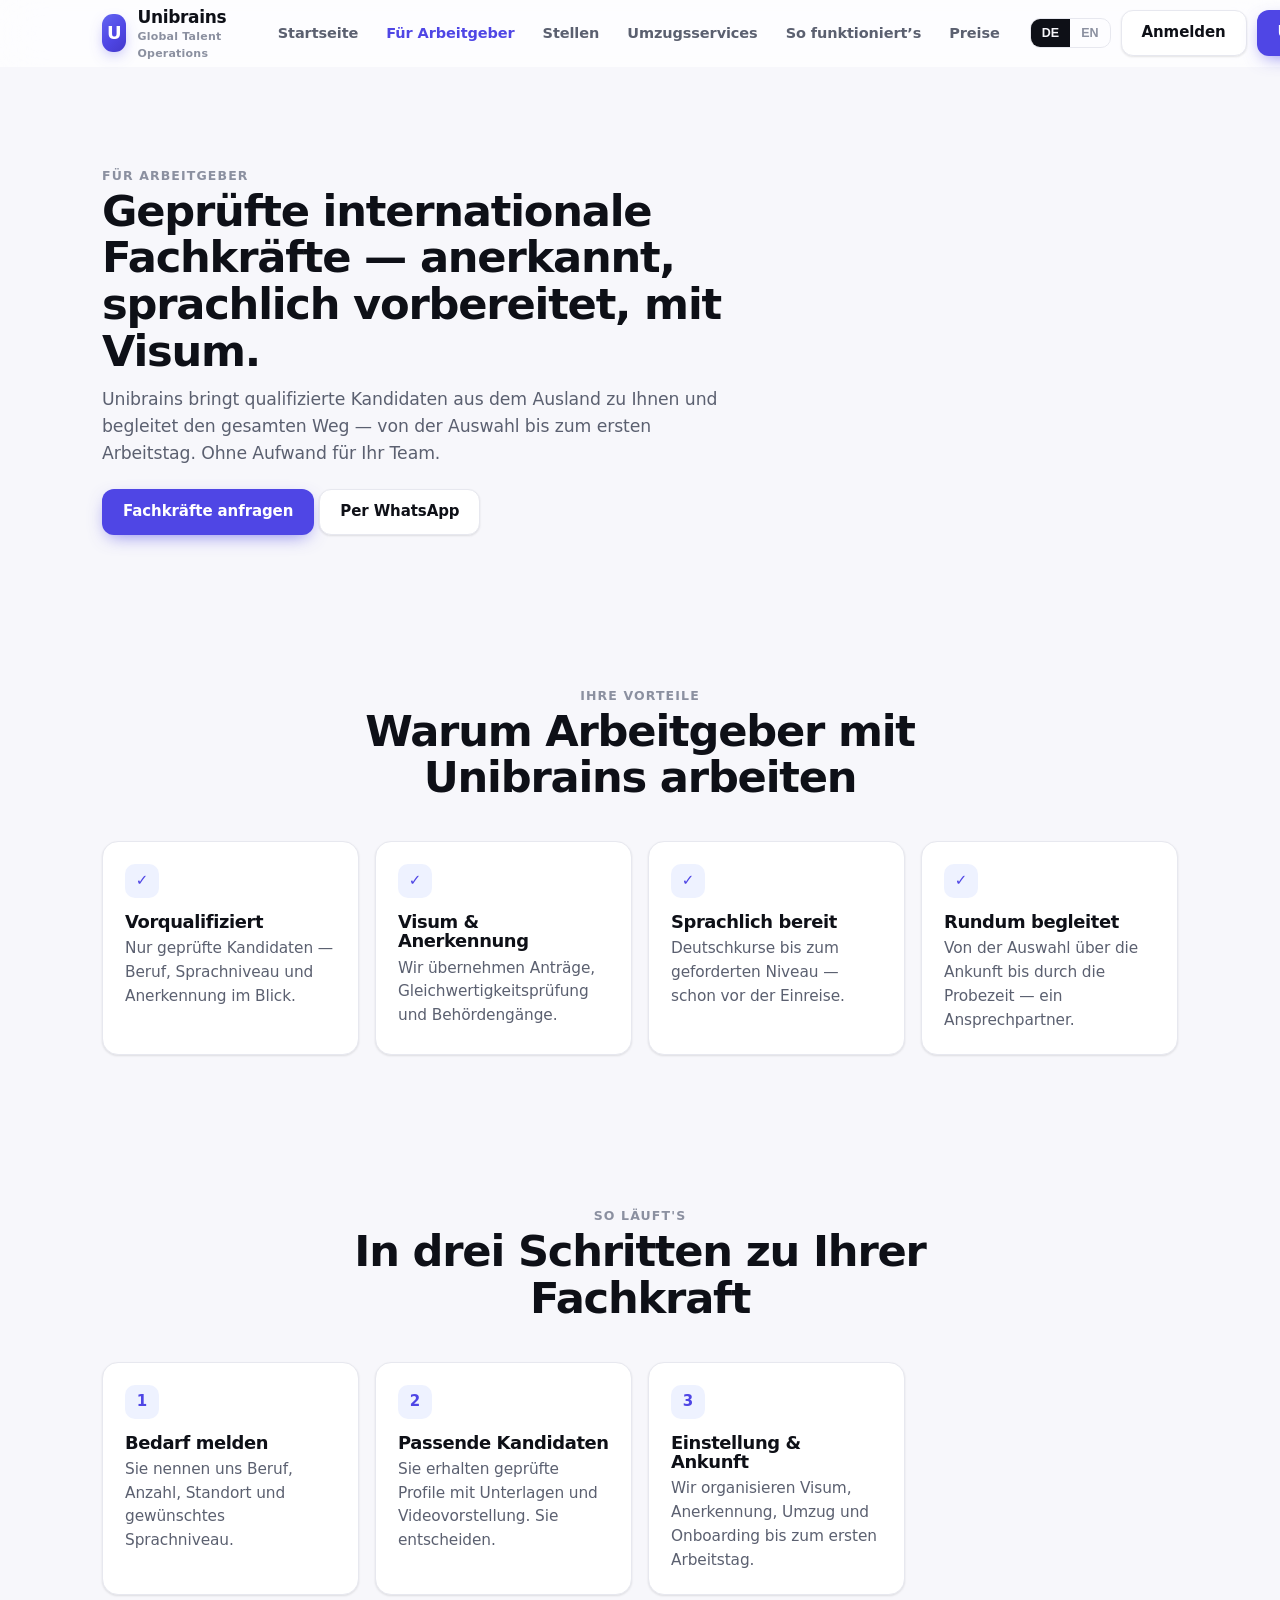
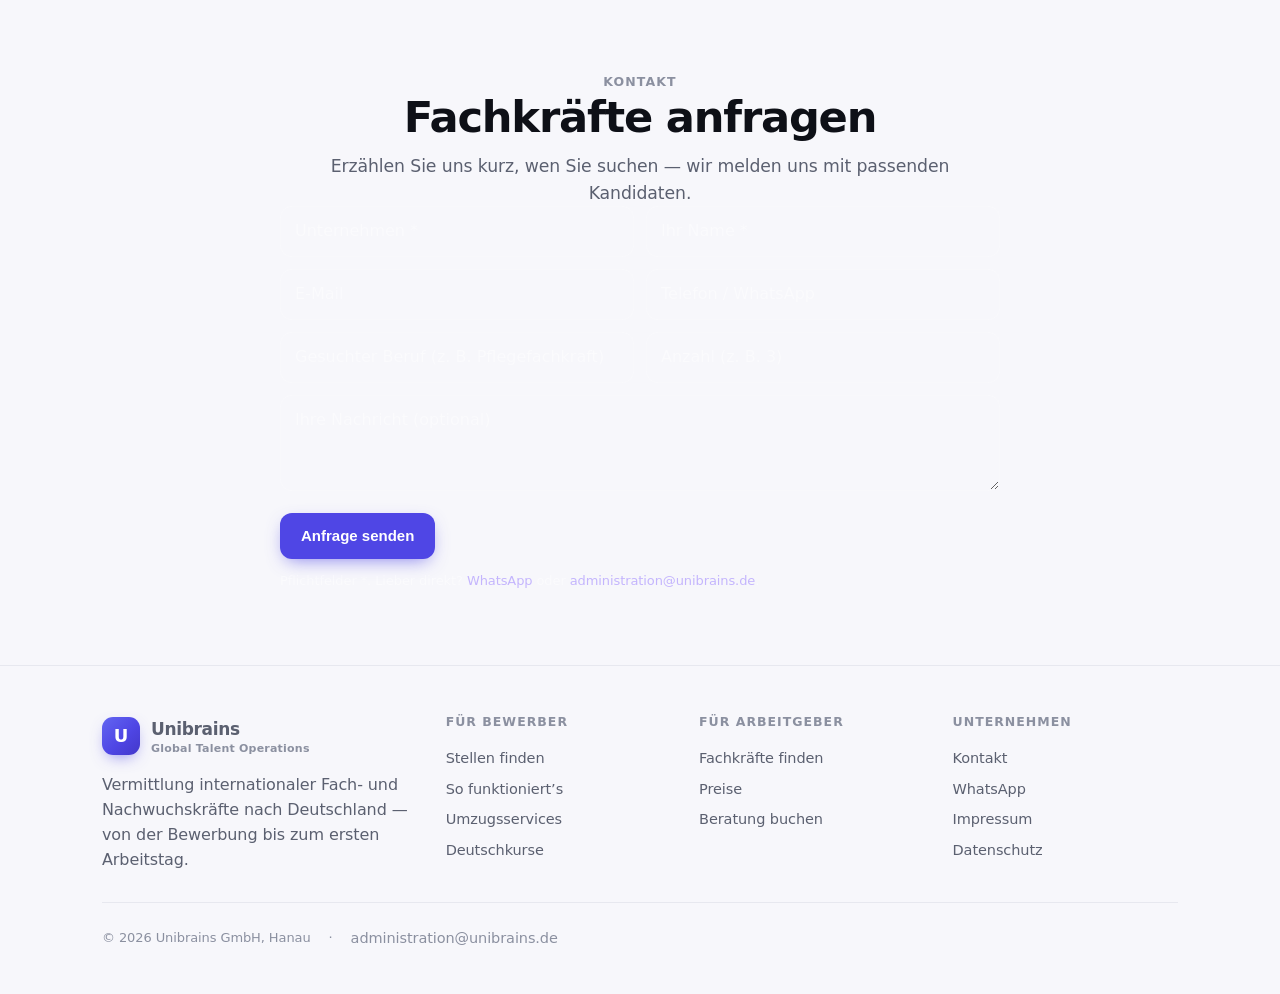
<file: arbeitgeber.html>
<!doctype html>
<html lang="de">
<head>
<meta charset="utf-8" />
<meta name="viewport" content="width=device-width, initial-scale=1" />
<title>Fachkräfte finden: Visum, Umzug, Anerkennung – Unibrains</title>
<meta name="description" content="Geprüfte Fachkräfte aus dem Ausland für Ihr Unternehmen – inkl. Visum, Anerkennung, Umzug und Deutschkurs. Sie stellen ein, wir übernehmen den Papierkram." />
<link rel="canonical" href="https://unibrains.de/arbeitgeber.html" />
<meta property="og:type" content="website" />
<meta property="og:site_name" content="Unibrains" />
<meta property="og:locale" content="de_DE" />
<meta property="og:url" content="https://unibrains.de/arbeitgeber.html" />
<meta property="og:title" content="Fachkräfte finden: Visum, Umzug, Anerkennung – Unibrains" />
<meta property="og:description" content="Geprüfte internationale Fachkräfte für Ihr Unternehmen – mit Visum, Anerkennung, Umzug und Deutschkursen." />
<meta property="og:image" content="https://unibrains.de/og-image-arbeitgeber.png" />
<meta property="og:image:width" content="1200" />
<meta property="og:image:height" content="630" />
<meta property="og:image:alt" content="Unibrains für Arbeitgeber — geprüfte Fachkräfte für Ihr Unternehmen, mit Visum, Anerkennung, Umzug und Deutschkursen." />
<meta name="twitter:card" content="summary_large_image" />
<meta name="twitter:image" content="https://unibrains.de/og-image-arbeitgeber.png" />
<link rel="icon" href="favicon.svg" type="image/svg+xml" />
<script>document.documentElement.classList.add('js')</script>
<style>
  /* ============ Design tokens ============ */
  :root {
    --brand: #4f46e5;         /* indigo — the Unibrains mark, refined */
    --brand-600: #4338ca;
    --brand-soft: #eef2ff;
    --accent: #0ea5e9;
    --ok: #059669;

    --bg: #f7f7fb;
    --surface: #ffffff;
    --surface-2: #ffffff;
    --ink: #0e1017;
    --muted: #5b6070;
    --faint: #8b90a0;
    --line: #e7e8ef;
    --glass: rgba(255,255,255,0.7);
    --glass-line: rgba(255,255,255,0.55);
    --shadow-sm: 0 1px 2px rgba(14,16,23,.06), 0 1px 3px rgba(14,16,23,.05);
    --shadow-md: 0 8px 24px -8px rgba(14,16,23,.18), 0 2px 6px rgba(14,16,23,.06);
    --shadow-lg: 0 30px 60px -24px rgba(30,27,120,.35), 0 8px 24px -12px rgba(14,16,23,.16);
    --radius: 16px;
    --radius-lg: 24px;
    --ease: cubic-bezier(.2,0,0,1);
    --spring: cubic-bezier(.22,1.2,.36,1);
    --maxw: 1120px;
    color-scheme: light;
  }
  /* Dark-Mode deaktiviert — Seite immer im Hellmodus (Nutzer-Wunsch 20.10.). */

  /* ============ Reset & base ============ */
  * { box-sizing: border-box; }
  html { -webkit-text-size-adjust: 100%; scroll-behavior: smooth; }
  body {
    margin: 0;
    font-family: -apple-system, BlinkMacSystemFont, "Segoe UI", "Inter", system-ui, sans-serif;
    font-optical-sizing: auto;
    text-rendering: optimizeLegibility;
    -webkit-font-smoothing: antialiased;
    background: var(--bg);
    color: var(--ink);
    line-height: 1.55;
    letter-spacing: -0.006em;
    overflow-x: hidden;
  }
  a { color: inherit; text-decoration: none; }
  h1, h2, h3 { margin: 0; letter-spacing: -0.022em; line-height: 1.08; font-weight: 700; }
  p { margin: 0; }
  ::selection { background: color-mix(in srgb, var(--brand) 26%, transparent); }
  .wrap { max-width: var(--maxw); margin: 0 auto; padding: 0 22px; }
  .eyebrow { font-size: 12.5px; font-weight: 700; letter-spacing: .09em; text-transform: uppercase; color: var(--faint); }

  /* ============ Buttons ============ */
  .btn {
    --scale: 1;
    display: inline-flex; align-items: center; gap: 8px;
    height: 46px; padding: 0 20px; border-radius: 12px;
    font-weight: 650; font-size: 15px; cursor: pointer; border: 1px solid transparent;
    transform: scale(var(--scale)); transition: transform .14s var(--ease), background .2s var(--ease), box-shadow .2s var(--ease), border-color .2s var(--ease), filter .2s var(--ease);
    user-select: none; white-space: nowrap;
  }
  .btn:active { --scale: .965; }
  .btn-primary { background: var(--brand); color: #fff; box-shadow: 0 6px 18px -6px color-mix(in srgb, var(--brand) 70%, transparent); }
  .btn-primary:hover { filter: brightness(1.06); transform: translateY(-1px) scale(var(--scale)); box-shadow: 0 12px 28px -8px color-mix(in srgb, var(--brand) 70%, transparent); }
  .btn-ghost { background: var(--surface); color: var(--ink); border-color: var(--line); box-shadow: var(--shadow-sm); }
  .btn-ghost:hover { border-color: color-mix(in srgb, var(--brand) 45%, var(--line)); color: var(--brand); }
  .btn:focus-visible { outline: none; box-shadow: 0 0 0 3px color-mix(in srgb, var(--brand) 45%, transparent); }

  /* ============ Header (glass) ============ */
  header.nav {
    position: sticky; top: 0; z-index: 50;
    background: var(--glass);
    backdrop-filter: blur(20px) saturate(180%);
    -webkit-backdrop-filter: blur(20px) saturate(180%);
    border-bottom: 1px solid transparent;
    transition: border-color .3s var(--ease), background .3s var(--ease);
  }
  header.nav.scrolled { border-bottom-color: var(--line); }
  .nav-row { display: flex; align-items: center; gap: 18px; height: 66px; }
  .brand { display: flex; align-items: center; gap: 11px; }
  .brand .mark {
    width: 38px; height: 38px; border-radius: 11px; display: grid; place-items: center;
    color: #fff; font-weight: 800; font-size: 18px;
    background: linear-gradient(135deg, #6366f1, #4f46e5 55%, #4338ca);
    box-shadow: 0 6px 16px -6px rgba(79,70,229,.7);
  }
  .brand .name { font-weight: 800; letter-spacing: -.02em; font-size: 17px; }
  .brand .sub { display: block; font-size: 11px; font-weight: 600; color: var(--faint); letter-spacing: .02em; margin-top: -2px; }
  nav.links { display: none; gap: 4px; margin-left: 8px; }
  nav.links a { padding: 8px 12px; border-radius: 9px; font-size: 14.5px; font-weight: 550; color: var(--muted); white-space: nowrap; transition: color .18s, background .18s; }
  nav.links a:hover { color: var(--ink); background: color-mix(in srgb, var(--ink) 5%, transparent); }
  nav.links a.active { color: var(--brand); }
  .nav-right { margin-left: auto; display: flex; align-items: center; gap: 10px; }
  .lang { display: none; border: 1px solid var(--line); border-radius: 10px; overflow: hidden; }
  .lang button { border: 0; background: transparent; padding: 7px 11px; font-size: 12.5px; font-weight: 700; color: var(--faint); cursor: pointer; }
  .lang button.on { background: var(--ink); color: var(--bg); }
  .hide-sm { display: none; }
  @media (min-width: 900px) {
    nav.links, .lang { display: flex; }
    .hide-sm { display: inline-flex; }
  }

  /* ============ Hero ============ */
  .hero { position: relative; padding: 66px 0 40px; text-align: center; }
  .hero::before {
    content: ""; position: absolute; inset: -10% -20% auto -20%; height: 620px; z-index: -1;
    background:
      radial-gradient(60% 60% at 50% 0%, color-mix(in srgb, var(--brand) 22%, transparent), transparent 70%),
      radial-gradient(40% 50% at 82% 8%, color-mix(in srgb, var(--accent) 16%, transparent), transparent 70%);
    filter: blur(10px);
  }
  .badge {
    display: inline-flex; align-items: center; gap: 9px; padding: 7px 8px 7px 12px;
    background: var(--surface); border: 1px solid var(--line); border-radius: 999px;
    font-size: 13.5px; font-weight: 600; color: var(--muted); box-shadow: var(--shadow-sm);
  }
  .badge .dots { display: inline-flex; }
  .badge .dots i { width: 18px; height: 18px; border-radius: 50%; margin-left: -6px; border: 2px solid var(--surface); display: inline-block;
    background: linear-gradient(135deg,#a5b4fc,#6366f1); }
  .badge .dots i:nth-child(2){ background: linear-gradient(135deg,#7dd3fc,#0ea5e9);}
  .badge .dots i:nth-child(3){ background: linear-gradient(135deg,#6ee7b7,#059669); margin-right: 4px;}
  .hero h1 {
    font-size: clamp(2.6rem, 7.2vw, 4.6rem);
    letter-spacing: -0.03em; line-height: 1.02; margin: 22px auto 0; max-width: 15ch;
  }
  .hero h1 .grad { background: linear-gradient(120deg,#6366f1,#4f46e5 55%,#0ea5e9); -webkit-background-clip: text; background-clip: text; color: transparent; }
  .hero .lede { margin: 20px auto 0; max-width: 52ch; font-size: clamp(1.05rem,2.3vw,1.28rem); color: var(--muted); line-height: 1.5; }

  /* search */
  .search {
    margin: 30px auto 0; max-width: 760px; display: flex; align-items: center; gap: 6px;
    background: var(--surface); border: 1px solid var(--line); border-radius: 16px; padding: 8px;
    box-shadow: var(--shadow-lg); text-align: left;
  }
  .search .field { flex: 1; display: flex; align-items: center; gap: 9px; padding: 6px 12px; min-width: 0; }
  .search .field + .field { border-left: 1px solid var(--line); }
  .search svg { flex: none; color: var(--faint); }
  .search input { border: 0; outline: 0; background: transparent; font: inherit; font-size: 15px; color: var(--ink); width: 100%; }
  .search input::placeholder { color: var(--faint); }
  .search .btn { height: 46px; }
  @media (max-width: 640px){ .search{ flex-wrap: wrap; } .search .field+.field{ border-left:0; } .search .btn{ width:100%; justify-content:center; } }

  .chips { margin: 20px auto 0; display: flex; flex-wrap: wrap; gap: 8px; justify-content: center; align-items: center; }
  .chips .lbl { color: var(--faint); font-weight: 700; font-size: 13px; margin-right: 2px; }
  .chip { padding: 8px 14px; border-radius: 999px; background: var(--surface); border: 1px solid var(--line); font-size: 13.5px; font-weight: 600; color: var(--muted);
    box-shadow: var(--shadow-sm); transition: transform .16s var(--ease), color .16s, border-color .16s; }
  .chip:hover { color: var(--brand); border-color: color-mix(in srgb,var(--brand) 40%,var(--line)); transform: translateY(-1px); }

  /* trust */
  .trust { margin-top: 48px; }
  .trust p { text-align: center; color: var(--faint); font-size: 12.5px; font-weight: 700; letter-spacing: .08em; text-transform: uppercase; }
  .trust .logos { margin-top: 16px; display: flex; flex-wrap: wrap; gap: 14px 34px; justify-content: center; align-items: center; opacity: .8; }
  .trust .logos span { font-weight: 800; font-size: 18px; letter-spacing: -.02em; color: var(--faint); }

  /* ============ Sections ============ */
  section.block { padding: 74px 0; }
  .sec-head { max-width: 640px; }
  .sec-head.center { margin: 0 auto; text-align: center; }
  .sec-head h2 { font-size: clamp(1.8rem, 4vw, 2.7rem); letter-spacing: -.028em; }
  .sec-head p { margin-top: 12px; color: var(--muted); font-size: 1.08rem; }

  /* steps */
  .steps { margin-top: 40px; display: grid; gap: 16px; grid-template-columns: 1fr; }
  @media (min-width: 720px){ .steps{ grid-template-columns: repeat(4,1fr);} }
  .step { background: var(--surface); border: 1px solid var(--line); border-radius: var(--radius); padding: 22px; box-shadow: var(--shadow-sm);
    transition: transform .3s var(--spring), box-shadow .3s var(--ease), border-color .3s; }
  .step:hover { transform: translateY(-4px); box-shadow: var(--shadow-md); border-color: color-mix(in srgb,var(--brand) 26%,var(--line)); }
  .step .n { width: 34px; height: 34px; border-radius: 10px; display: grid; place-items: center; font-weight: 800; color: var(--brand); background: var(--brand-soft); font-size: 15px; }
  .step h3 { margin-top: 14px; font-size: 1.12rem; }
  .step p { margin-top: 6px; color: var(--muted); font-size: .96rem; }

  /* services */
  .grid3 { margin-top: 40px; display: grid; gap: 16px; grid-template-columns: 1fr; }
  @media (min-width: 680px){ .grid3{ grid-template-columns: repeat(2,1fr);} }
  @media (min-width: 980px){ .grid3{ grid-template-columns: repeat(3,1fr);} }
  .svc { background: var(--surface); border: 1px solid var(--line); border-radius: var(--radius-lg); padding: 26px; box-shadow: var(--shadow-sm);
    transition: transform .3s var(--spring), box-shadow .3s var(--ease), border-color .3s; }
  .svc:hover { transform: translateY(-4px); box-shadow: var(--shadow-md); }
  .svc .ic { width: 46px; height: 46px; border-radius: 13px; display: grid; place-items: center; color: #fff; margin-bottom: 16px;
    background: linear-gradient(135deg,#6366f1,#4f46e5); box-shadow: 0 8px 18px -8px rgba(79,70,229,.7); }
  .svc.a .ic{ background: linear-gradient(135deg,#0ea5e9,#0284c7);}
  .svc.b .ic{ background: linear-gradient(135deg,#10b981,#059669);}
  .svc.c .ic{ background: linear-gradient(135deg,#f59e0b,#d97706);}
  .svc.d .ic{ background: linear-gradient(135deg,#ec4899,#db2777);}
  .svc.e .ic{ background: linear-gradient(135deg,#8b5cf6,#7c3aed);}
  .svc h3 { font-size: 1.16rem; }
  .svc p { margin-top: 8px; color: var(--muted); font-size: .98rem; }

  /* jobs */
  .jobs { margin-top: 40px; display: grid; gap: 16px; grid-template-columns: 1fr; }
  @media (min-width: 720px){ .jobs{ grid-template-columns: repeat(3,1fr);} }
  .job { background: var(--surface); border: 1px solid var(--line); border-radius: var(--radius); padding: 20px; box-shadow: var(--shadow-sm);
    display: flex; flex-direction: column; gap: 10px; transition: transform .3s var(--spring), box-shadow .3s var(--ease), border-color .3s; }
  .job:hover { transform: translateY(-4px); box-shadow: var(--shadow-md); border-color: color-mix(in srgb,var(--brand) 26%,var(--line)); }
  .job .flag { font-size: 22px; }
  .job h3 { font-size: 1.06rem; }
  .job .meta { color: var(--muted); font-size: .9rem; }
  .job .sal { font-weight: 750; }
  .job .tags { display: flex; flex-wrap: wrap; gap: 6px; margin-top: 2px; }
  .job .tags span { font-size: 11.5px; font-weight: 650; padding: 4px 9px; border-radius: 999px; background: var(--brand-soft); color: var(--brand-600); }
  .job .apply { margin-top: 4px; color: var(--brand); font-weight: 700; font-size: .92rem; }

  /* employer CTA */
  .cta { position: relative; overflow: hidden; border-radius: var(--radius-lg); padding: 54px 40px; text-align: center; color: #fff;
    background: linear-gradient(130deg,#4338ca,#4f46e5 45%,#0ea5e9); box-shadow: var(--shadow-lg); }
  .cta::after{ content:""; position:absolute; inset:0; background: radial-gradient(60% 120% at 80% -10%, rgba(255,255,255,.22), transparent 60%); }
  .cta h2 { font-size: clamp(1.7rem,3.6vw,2.4rem); position: relative; }
  .cta p { margin: 12px auto 0; max-width: 46ch; color: rgba(255,255,255,.86); position: relative; }
  .cta .row { margin-top: 24px; display: flex; gap: 12px; justify-content: center; flex-wrap: wrap; position: relative; }
  .cta .btn-primary { background: #fff; color: var(--brand-600); box-shadow: 0 10px 30px -10px rgba(0,0,0,.4); }
  .cta .btn-ghost { background: rgba(255,255,255,.12); color: #fff; border-color: rgba(255,255,255,.3); box-shadow: none; }

  /* footer */
  footer { border-top: 1px solid var(--line); padding: 46px 0 40px; color: var(--muted); }
  .foot-grid { display: grid; gap: 28px; grid-template-columns: 1fr; }
  @media (min-width: 760px){ .foot-grid{ grid-template-columns: 1.4fr 1fr 1fr 1fr;} }
  footer h4 { font-size: 12.5px; letter-spacing: .08em; text-transform: uppercase; color: var(--faint); margin: 0 0 12px; }
  footer a { display: block; color: var(--muted); font-size: 14.5px; padding: 4px 0; }
  footer a:hover { color: var(--brand); }
  .foot-legal { margin-top: 30px; padding-top: 20px; border-top: 1px solid var(--line); display: flex; flex-wrap: wrap; gap: 8px 18px; align-items: center; font-size: 13px; color: var(--faint); }
  .todo { font-style: italic; opacity: .8; }

  /* ============ Reveal on scroll ============ */
  /* Gated on .js so the page is fully visible without JavaScript (crawlers, no-JS,
     script errors) — the animation is a progressive enhancement, not a gate. */
  .js .reveal { opacity: 0; transform: translateY(18px); transition: opacity .7s var(--ease), transform .7s var(--spring); }
  .js .reveal.in { opacity: 1; transform: none; }
  @media (prefers-reduced-motion: reduce) {
    * { scroll-behavior: auto !important; }
    .reveal { opacity: 1 !important; transform: none !important; transition: none; }
    .btn, .step, .svc, .job, .chip { transition: none !important; }
  }
  @media (prefers-reduced-transparency: reduce) {
    header.nav { background: var(--surface); backdrop-filter: none; }
  }
.cta::after{pointer-events:none}.cta .row{position:relative;z-index:2}.cta .btn{position:relative;z-index:2}</style>
</head>
<body>

<header class="nav" id="nav">
  <div class="wrap nav-row">
    <a class="brand" href="#top">
      <span class="mark">U</span>
      <span><span class="name">Unibrains</span><span class="sub">Global Talent Operations</span></span>
    </a>
    <nav class="links">
      <a href="/">Startseite</a><a class="active" href="/arbeitgeber.html">Für Arbeitgeber</a>
      <a href="/#jobs">Stellen</a>
      <a href="/#services">Umzugsservices</a>
      <a href="/#how">So funktioniert’s</a>
      <a href="/#preise">Preise</a>
    </nav>
    <div class="nav-right">
      <div class="lang"><button class="on">DE</button><button>EN</button></div>
      <a class="btn btn-ghost hide-sm" href="https://bewerben.unibrains.de/kandidat/anmelden">Anmelden</a>
      <a class="btn btn-primary" href="https://bewerben.unibrains.de">Umzug starten</a>
    </div>
  </div>
</header>

<main id="top">
  <!-- Für Arbeitgeber -->
  <section class="block" style="padding-top:96px">
    <div class="wrap">
      <div class="sec-head">
        <span class="eyebrow">Für Arbeitgeber</span>
        <h2>Geprüfte internationale Fachkräfte — anerkannt, sprachlich vorbereitet, mit Visum.</h2>
        <p>Unibrains bringt qualifizierte Kandidaten aus dem Ausland zu Ihnen und begleitet den gesamten Weg — von der Auswahl bis zum ersten Arbeitstag. Ohne Aufwand für Ihr Team.</p>
        <div class="row" style="margin-top:22px">
          <a class="btn btn-primary" href="#kontaktformular">Fachkräfte anfragen</a>
          <a class="btn btn-ghost" href="https://wa.me/491728332721?text=Hallo%20Unibrains%2C%20wir%20suchen%20als%20Arbeitgeber%20internationale%20Fachkr%C3%A4fte.%20Bitte%20kontaktieren%20Sie%20uns." target="_blank" rel="noopener">Per WhatsApp</a>
        </div>
      </div>
    </div>
  </section>

  <section class="block">
    <div class="wrap">
      <div class="sec-head center"><span class="eyebrow">Ihre Vorteile</span><h2>Warum Arbeitgeber mit Unibrains arbeiten</h2></div>
      <div class="steps">
        <div class="step"><div class="n">&#10003;</div><h3>Vorqualifiziert</h3><p>Nur geprüfte Kandidaten — Beruf, Sprachniveau und Anerkennung im Blick.</p></div>
        <div class="step"><div class="n">&#10003;</div><h3>Visum &amp; Anerkennung</h3><p>Wir übernehmen Anträge, Gleichwertigkeitsprüfung und Behördengänge.</p></div>
        <div class="step"><div class="n">&#10003;</div><h3>Sprachlich bereit</h3><p>Deutschkurse bis zum geforderten Niveau — schon vor der Einreise.</p></div>
        <div class="step"><div class="n">&#10003;</div><h3>Rundum begleitet</h3><p>Von der Auswahl über die Ankunft bis durch die Probezeit — ein Ansprechpartner.</p></div>
      </div>
    </div>
  </section>

  <section class="block">
    <div class="wrap">
      <div class="sec-head center"><span class="eyebrow">So läuft's</span><h2>In drei Schritten zu Ihrer Fachkraft</h2></div>
      <div class="steps">
        <div class="step"><div class="n">1</div><h3>Bedarf melden</h3><p>Sie nennen uns Beruf, Anzahl, Standort und gewünschtes Sprachniveau.</p></div>
        <div class="step"><div class="n">2</div><h3>Passende Kandidaten</h3><p>Sie erhalten geprüfte Profile mit Unterlagen und Videovorstellung. Sie entscheiden.</p></div>
        <div class="step"><div class="n">3</div><h3>Einstellung &amp; Ankunft</h3><p>Wir organisieren Visum, Anerkennung, Umzug und Onboarding bis zum ersten Arbeitstag.</p></div>
      </div>
    </div>
  </section>

  <style>
    .lead-wrap{max-width:720px;margin:0 auto}
    .lead-form input,.lead-form textarea{width:100%;background:rgba(255,255,255,.05);border:1px solid rgba(255,255,255,.14);border-radius:12px;padding:12px 14px;color:#fff;font:inherit;outline:none;box-sizing:border-box}
    .lead-form input:focus,.lead-form textarea:focus{border-color:#7C3AED}
    .lead-form input::placeholder,.lead-form textarea::placeholder{color:rgba(255,255,255,.45)}
    .lead-grid{display:grid;grid-template-columns:1fr 1fr;gap:12px;margin-bottom:12px}
    .lead-form textarea{margin-bottom:14px;resize:vertical;min-height:96px}
    .lead-hint{color:rgba(255,255,255,.5);font-size:13px;margin-top:12px}
    .lead-msg{border-radius:12px;padding:12px 16px;margin-bottom:16px;font-weight:600}
    .lead-ok{background:rgba(34,197,94,.15);color:#86efac;border:1px solid rgba(34,197,94,.3)}
    .lead-err{background:rgba(239,68,68,.15);color:#fca5a5;border:1px solid rgba(239,68,68,.3)}
    @media(max-width:640px){.lead-grid{grid-template-columns:1fr}}
  </style>
  <section class="block" id="kontaktformular" style="padding-top:0">
    <div class="wrap">
      <div class="sec-head center"><span class="eyebrow">Kontakt</span><h2>Fachkräfte anfragen</h2><p>Erzählen Sie uns kurz, wen Sie suchen — wir melden uns mit passenden Kandidaten.</p></div>
      <div class="lead-wrap">
        <div class="lead-msg lead-ok" id="lead-ok" style="display:none">Danke! Ihre Anfrage ist bei uns — wir melden uns in Kürze.</div>
        <div class="lead-msg lead-err" id="lead-err" style="display:none">Bitte Unternehmen, Namen und E-Mail oder Telefon angeben.</div>
        <form class="lead-form" method="post" action="https://os.unibrains.de/api/employer-lead">
          <input type="text" name="website" tabindex="-1" autocomplete="off" style="position:absolute;left:-9999px" aria-hidden="true">
          <div class="lead-grid">
            <input name="company" required maxlength="160" placeholder="Unternehmen *">
            <input name="name" required maxlength="160" placeholder="Ihr Name *">
            <input name="email" type="email" maxlength="200" placeholder="E-Mail">
            <input name="phone" maxlength="60" placeholder="Telefon / WhatsApp">
            <input name="profession" maxlength="160" placeholder="Gesuchter Beruf (z. B. Pflegefachkraft)">
            <input name="count" maxlength="20" placeholder="Anzahl (z. B. 3)">
          </div>
          <textarea name="message" maxlength="3000" placeholder="Ihre Nachricht (optional)"></textarea>
          <button class="btn btn-primary" type="submit">Anfrage senden</button>
          <p class="lead-hint">Pflichtfelder *. Lieber direkt? <a href="https://wa.me/491728332721" target="_blank" rel="noopener" style="color:#c4b5fd">WhatsApp</a> oder <a href="mailto:administration@unibrains.de?subject=Beratung%20Arbeitgeber" style="color:#c4b5fd">administration@unibrains.de</a>.</p>
        </form>
      </div>
    </div>
  </section>
  <script>(function(){var q=location.search;var ok=document.getElementById('lead-ok'),er=document.getElementById('lead-err'),f=document.querySelector('.lead-form');if(q.indexOf('sent=1')>-1){if(ok)ok.style.display='block';if(f)f.style.display='none';}if(q.indexOf('err=1')>-1){if(er)er.style.display='block';}})();</script>
</main>

<footer>
  <div class="wrap">
    <div class="foot-grid">
      <div>
        <a class="brand" href="#top" style="margin-bottom:12px">
          <span class="mark">U</span>
          <span><span class="name">Unibrains</span><span class="sub">Global Talent Operations</span></span>
        </a>
        <p style="max-width:34ch">Vermittlung internationaler Fach- und Nachwuchskräfte nach Deutschland — von der Bewerbung bis zum ersten Arbeitstag.</p>
      </div>
      <div><h4>Für Bewerber</h4><a href="/#jobs">Stellen finden</a><a href="/#how">So funktioniert’s</a><a href="/#services">Umzugsservices</a><a href="/#services">Deutschkurse</a></div>
      <div><h4>Für Arbeitgeber</h4><a href="/arbeitgeber.html">Fachkräfte finden</a><a href="/#preise">Preise</a><a href="mailto:administration@unibrains.de?subject=Beratung%20Unibrains">Beratung buchen</a></div>
      <div><h4>Unternehmen</h4><a href="mailto:administration@unibrains.de">Kontakt</a><a href="https://wa.me/491728332721">WhatsApp</a><a href="impressum.html">Impressum</a><a href="datenschutz.html">Datenschutz</a></div>
    </div>
    <div class="foot-legal">
      <span>© 2026 Unibrains GmbH, Hanau</span>
      <span>·</span>
      <a href="mailto:administration@unibrains.de" style="color:var(--faint)">administration@unibrains.de</a>
    </div>
  </div>
</footer>

<!-- Grüner WhatsApp-Float entfernt — das Sana-Widget (unten) übernimmt den Bottom-Right-Float, wie auf der Startseite. -->

<script>
  // Header scrolled state (subtle divider only where content meets chrome)
  const nav = document.getElementById('nav');
  const onScroll = () => nav.classList.toggle('scrolled', window.scrollY > 6);
  onScroll(); addEventListener('scroll', onScroll, { passive: true });

  // Reveal-on-scroll — staggered, reduced-motion safe (the CSS opts out)
  const items = [...document.querySelectorAll('.reveal')];
  if (matchMedia('(prefers-reduced-motion: reduce)').matches) {
    items.forEach(el => el.classList.add('in'));
  } else {
    const io = new IntersectionObserver((entries) => {
      entries.forEach((e, i) => {
        if (e.isIntersecting) { const el = e.target; setTimeout(() => el.classList.add('in'), (el.dataset.d|0)); io.unobserve(el); }
      });
    }, { rootMargin: '0px 0px -8% 0px', threshold: 0.08 });
    // small stagger within each group
    document.querySelectorAll('.steps, .grid3, .jobs, .chips, .hero .wrap').forEach(group => {
      [...group.querySelectorAll('.reveal')].forEach((el, i) => el.dataset.d = Math.min(i * 60, 300));
    });
    items.forEach(el => io.observe(el));
  }
</script>
<script src="https://os.unibrains.de/widget/sana.js" defer></script>
</body>
</html>
</file>
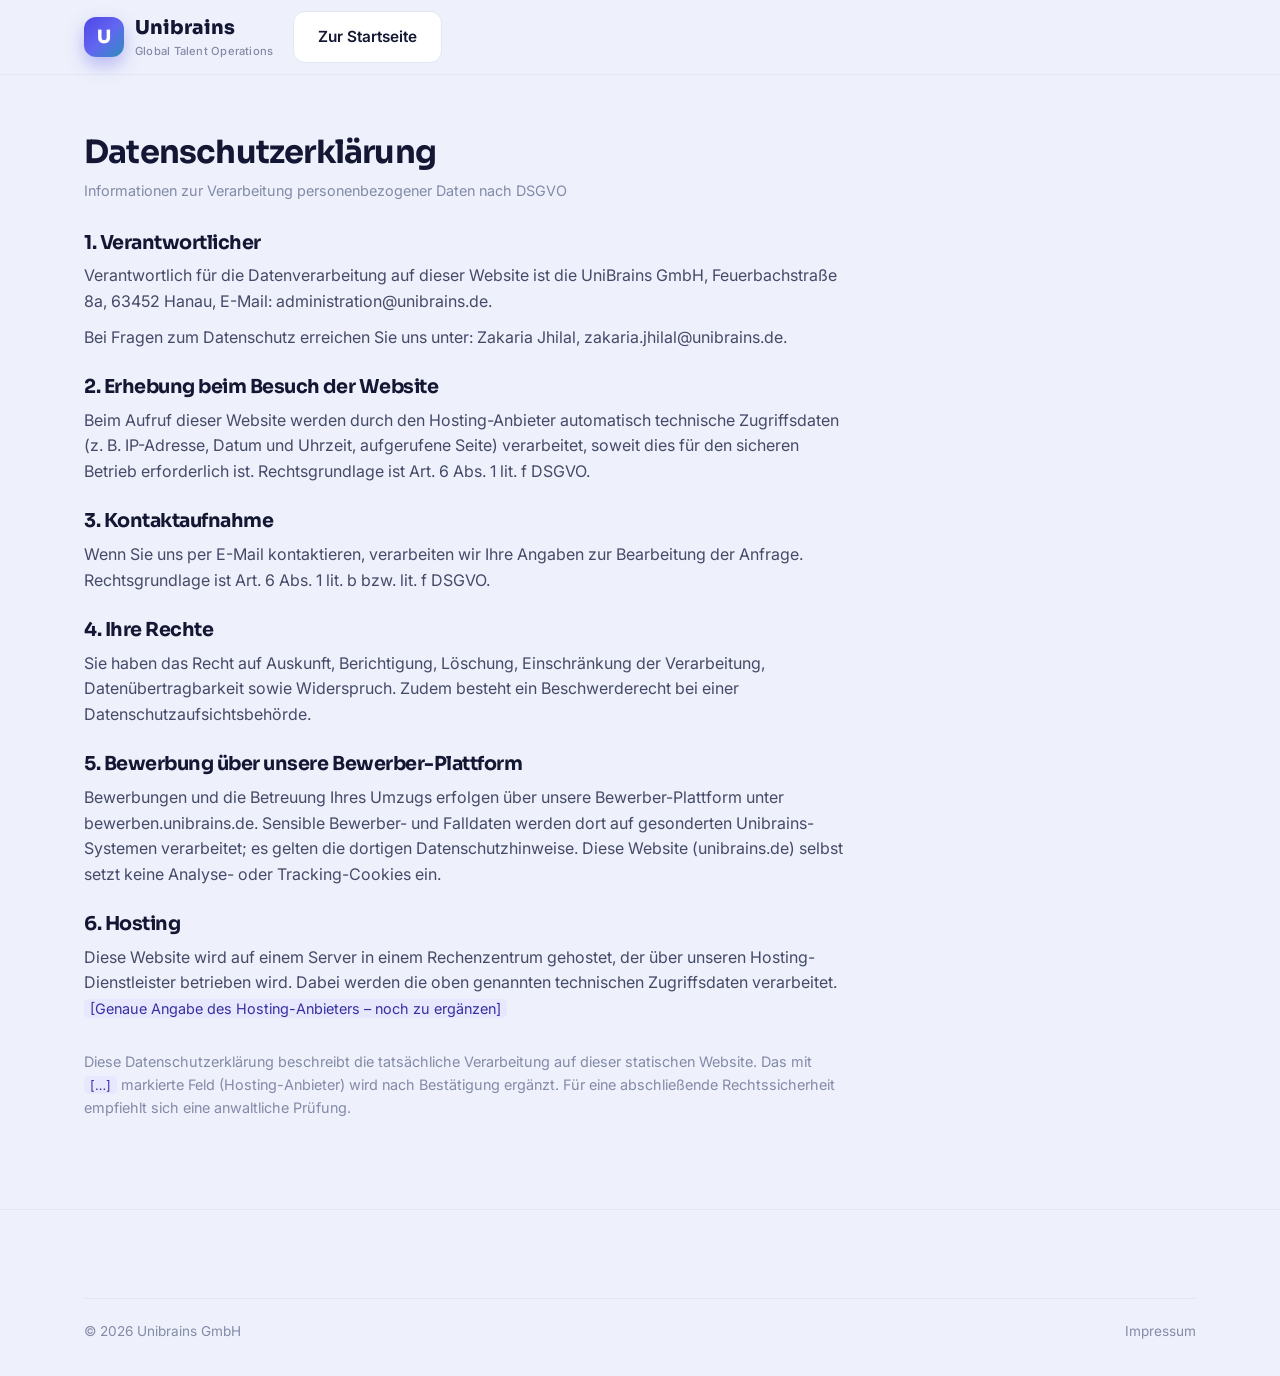
<file: datenschutz.html>
<!doctype html>
<html lang="de">
<head>
  <meta charset="utf-8" />
  <meta name="viewport" content="width=device-width, initial-scale=1" />
  <title>Datenschutz – Unibrains</title>
  <meta name="robots" content="noindex" />
  <link rel="canonical" href="https://unibrains.de/datenschutz.html" />
  <link rel="icon" href="favicon.svg" type="image/svg+xml" />
  <link rel="preconnect" href="https://fonts.googleapis.com" />
  <link rel="preconnect" href="https://fonts.gstatic.com" crossorigin />
  <link rel="stylesheet" href="https://fonts.googleapis.com/css2?family=Inter:wght@400;500;600;700&family=Sora:wght@600;700;800&display=swap" />
  <link rel="stylesheet" href="styles.css?v=2" />
</head>
<body>
  <header class="site-header">
    <div class="wrap nav">
      <a class="brand" href="index.html" aria-label="Unibrains Startseite">
        <span class="mark" aria-hidden="true">U</span>
        <span>Unibrains<small>Global Talent Operations</small></span>
      </a>
      <a class="btn btn-ghost" href="index.html">Zur Startseite</a>
    </div>
  </header>

  <main class="wrap">
    <article class="legal">
      <h1>Datenschutzerklärung</h1>
      <p class="updated">Informationen zur Verarbeitung personenbezogener Daten nach DSGVO</p>

      <h2>1. Verantwortlicher</h2>
      <p>Verantwortlich für die Datenverarbeitung auf dieser Website ist die UniBrains GmbH, Feuerbachstraße 8a, 63452 Hanau, E-Mail: administration@unibrains.de.</p>
      <p>Bei Fragen zum Datenschutz erreichen Sie uns unter: Zakaria Jhilal, zakaria.jhilal@unibrains.de.</p>

      <h2>2. Erhebung beim Besuch der Website</h2>
      <p>Beim Aufruf dieser Website werden durch den Hosting-Anbieter automatisch technische Zugriffsdaten (z. B. IP-Adresse, Datum und Uhrzeit, aufgerufene Seite) verarbeitet, soweit dies für den sicheren Betrieb erforderlich ist. Rechtsgrundlage ist Art. 6 Abs. 1 lit. f DSGVO.</p>

      <h2>3. Kontaktaufnahme</h2>
      <p>Wenn Sie uns per E-Mail kontaktieren, verarbeiten wir Ihre Angaben zur Bearbeitung der Anfrage. Rechtsgrundlage ist Art. 6 Abs. 1 lit. b bzw. lit. f DSGVO.</p>

      <h2>4. Ihre Rechte</h2>
      <p>Sie haben das Recht auf Auskunft, Berichtigung, Löschung, Einschränkung der Verarbeitung, Datenübertragbarkeit sowie Widerspruch. Zudem besteht ein Beschwerderecht bei einer Datenschutzaufsichtsbehörde.</p>

      <h2>5. Bewerbung über unsere Bewerber-Plattform</h2>
      <p>Bewerbungen und die Betreuung Ihres Umzugs erfolgen über unsere Bewerber-Plattform unter <a href="https://bewerben.unibrains.de/">bewerben.unibrains.de</a>. Sensible Bewerber- und Falldaten werden dort auf gesonderten Unibrains-Systemen verarbeitet; es gelten die dortigen Datenschutzhinweise. Diese Website (unibrains.de) selbst setzt keine Analyse- oder Tracking-Cookies ein.</p>

      <h2>6. Hosting</h2>
      <p>Diese Website wird auf einem Server in einem Rechenzentrum gehostet, der über unseren Hosting-Dienstleister betrieben wird. Dabei werden die oben genannten technischen Zugriffsdaten verarbeitet. <span class="ph">[Genaue Angabe des Hosting-Anbieters – noch zu ergänzen]</span></p>

      <p style="margin-top:28px;color:var(--muted);font-size:0.9rem;">Diese Datenschutzerklärung beschreibt die tatsächliche Verarbeitung auf dieser statischen Website. Das mit <span class="ph">[…]</span> markierte Feld (Hosting-Anbieter) wird nach Bestätigung ergänzt. Für eine abschließende Rechtssicherheit empfiehlt sich eine anwaltliche Prüfung.</p>
    </article>
  </main>

  <footer class="site-footer">
    <div class="wrap"><div class="foot-bottom"><span>© <span id="year"></span> Unibrains GmbH</span><span><a href="impressum.html">Impressum</a></span></div></div>
  </footer>
  <script>document.getElementById('year').textContent = new Date().getFullYear();</script>
</body>
</html>
</file>
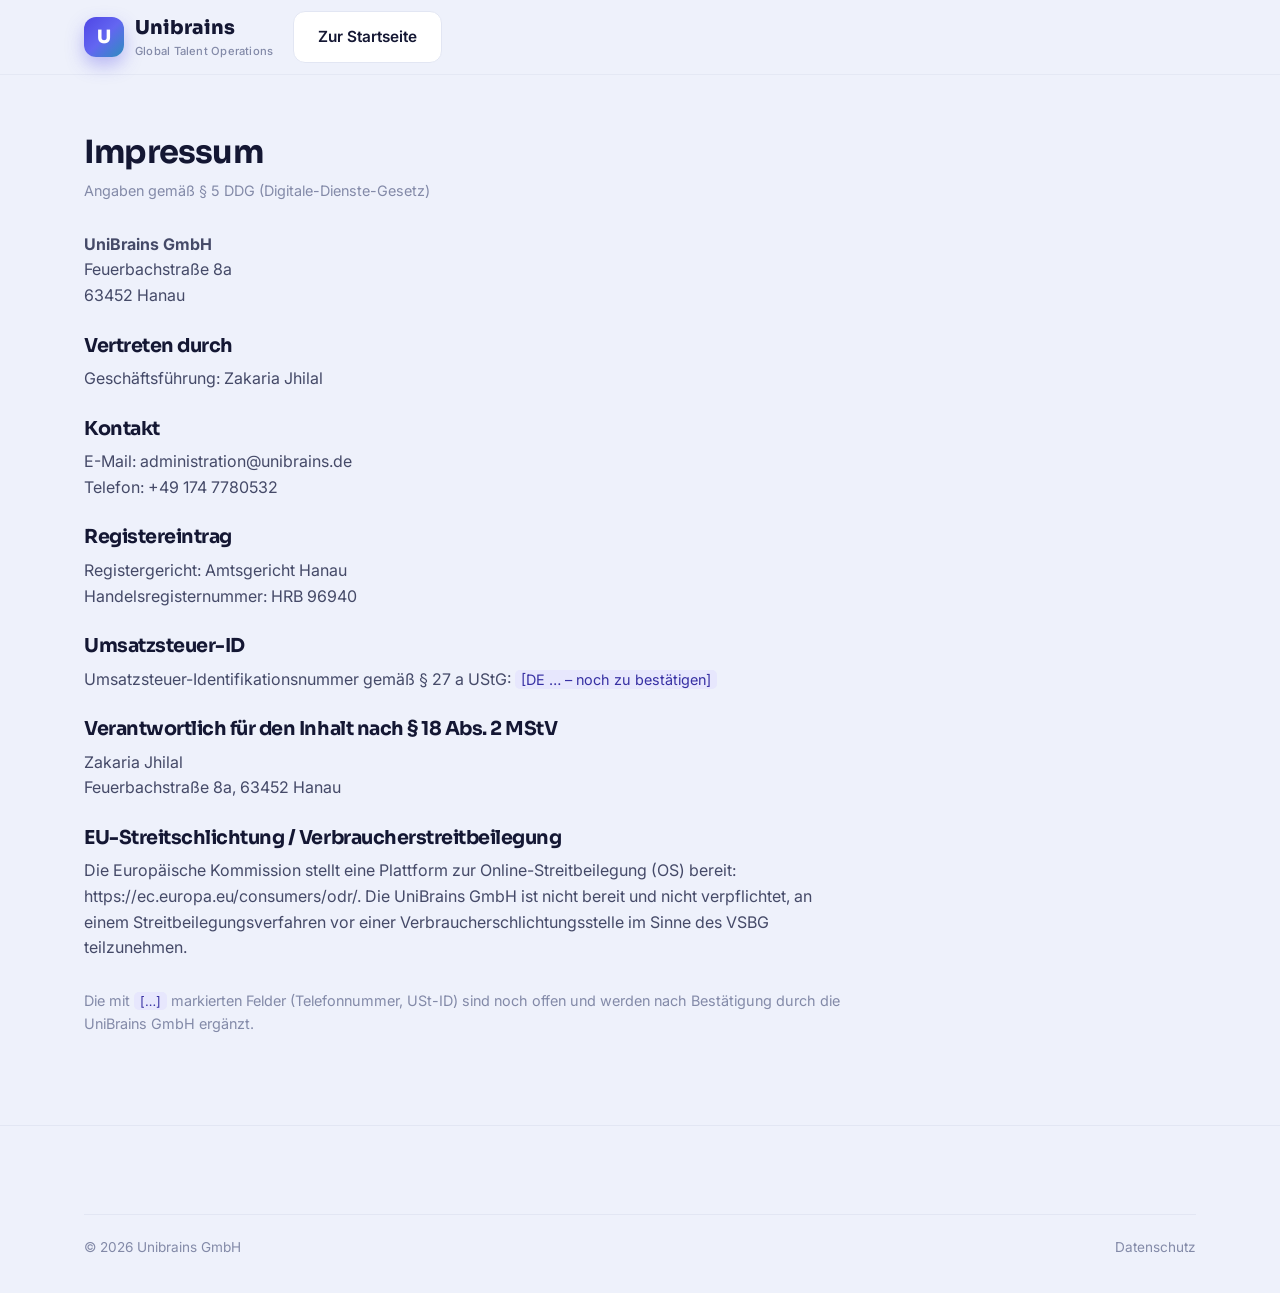
<file: impressum.html>
<!doctype html>
<html lang="de">
<head>
  <meta charset="utf-8" />
  <meta name="viewport" content="width=device-width, initial-scale=1" />
  <title>Impressum – Unibrains</title>
  <meta name="robots" content="noindex" />
  <link rel="canonical" href="https://unibrains.de/impressum.html" />
  <link rel="icon" href="favicon.svg" type="image/svg+xml" />
  <link rel="preconnect" href="https://fonts.googleapis.com" />
  <link rel="preconnect" href="https://fonts.gstatic.com" crossorigin />
  <link rel="stylesheet" href="https://fonts.googleapis.com/css2?family=Inter:wght@400;500;600;700&family=Sora:wght@600;700;800&display=swap" />
  <link rel="stylesheet" href="styles.css?v=2" />
</head>
<body>
  <header class="site-header">
    <div class="wrap nav">
      <a class="brand" href="index.html" aria-label="Unibrains Startseite">
        <span class="mark" aria-hidden="true">U</span>
        <span>Unibrains<small>Global Talent Operations</small></span>
      </a>
      <a class="btn btn-ghost" href="index.html">Zur Startseite</a>
    </div>
  </header>

  <main class="wrap">
    <article class="legal">
      <h1>Impressum</h1>
      <p class="updated">Angaben gemäß § 5 DDG (Digitale-Dienste-Gesetz)</p>

      <p><strong>UniBrains GmbH</strong><br>
      Feuerbachstraße 8a<br>
      63452 Hanau</p>

      <h2>Vertreten durch</h2>
      <p>Geschäftsführung: Zakaria Jhilal</p>

      <h2>Kontakt</h2>
      <p>E-Mail: administration@unibrains.de<br>
      Telefon: +49 174 7780532</p>

      <h2>Registereintrag</h2>
      <p>Registergericht: Amtsgericht Hanau<br>
      Handelsregisternummer: HRB 96940</p>

      <h2>Umsatzsteuer-ID</h2>
      <p>Umsatzsteuer-Identifikationsnummer gemäß § 27 a UStG: <span class="ph">[DE … – noch zu bestätigen]</span></p>

      <h2>Verantwortlich für den Inhalt nach § 18 Abs. 2 MStV</h2>
      <p>Zakaria Jhilal<br>
      Feuerbachstraße 8a, 63452 Hanau</p>

      <h2>EU-Streitschlichtung / Verbraucherstreitbeilegung</h2>
      <p>Die Europäische Kommission stellt eine Plattform zur Online-Streitbeilegung (OS) bereit: <a href="https://ec.europa.eu/consumers/odr/" target="_blank" rel="noopener">https://ec.europa.eu/consumers/odr/</a>. Die UniBrains GmbH ist nicht bereit und nicht verpflichtet, an einem Streitbeilegungsverfahren vor einer Verbraucherschlichtungsstelle im Sinne des VSBG teilzunehmen.</p>

      <p style="margin-top:28px;color:var(--muted);font-size:0.9rem;">Die mit <span class="ph">[…]</span> markierten Felder (Telefonnummer, USt-ID) sind noch offen und werden nach Bestätigung durch die UniBrains GmbH ergänzt.</p>
    </article>
  </main>

  <footer class="site-footer">
    <div class="wrap"><div class="foot-bottom"><span>© <span id="year"></span> Unibrains GmbH</span><span><a href="datenschutz.html">Datenschutz</a></span></div></div>
  </footer>
  <script>document.getElementById('year').textContent = new Date().getFullYear();</script>
</body>
</html>
</file>
<file: styles.css>
:root {
  /* Cool Indigo + Teal identity (distinct from tryworkabroad's cream/forest) */
  --cream: #eef1fb;        /* page background (cool) */
  --cream-2: #f8f9ff;      /* alternating section background */
  --forest: #4f46e5;       /* primary brand (indigo) */
  --forest-dark: #3730a3;  /* deep indigo */
  --forest-soft: #e7e7fd;  /* indigo tint (tags, icons) */
  --sand: #e2e3fb;         /* soft lavender (secondary button) */
  --sand-dark: #d0d1f6;
  --navy: #171b3a;
  --accent: #0ea5a0;       /* teal accent (salary, highlights) */
  --accent-soft: #d4f2ef;
  --ink: #141733;          /* headings */
  --ink-soft: #454a68;     /* body text */
  --muted: #838aa8;        /* muted */
  --line: #e2e6f3;         /* borders */
  --white: #ffffff;
  --radius: 16px;
  --shadow: 0 24px 60px rgba(28, 25, 90, 0.13);
  --shadow-sm: 0 8px 24px rgba(28, 25, 90, 0.08);
  --maxw: 1160px;
  --font: "Inter", -apple-system, BlinkMacSystemFont, "Segoe UI", Roboto, Helvetica, Arial, sans-serif;
  --font-display: "Sora", "Inter", -apple-system, BlinkMacSystemFont, "Segoe UI", sans-serif;
  --brand-grad: linear-gradient(135deg, #4f46e5 0%, #7c6cf7 100%);
  --brand-grad-teal: linear-gradient(135deg, #4f46e5 0%, #6366f1 50%, #0ea5a0 130%);
}

* { box-sizing: border-box; margin: 0; padding: 0; }
html { scroll-behavior: smooth; }
body {
  font-family: var(--font);
  color: var(--ink-soft);
  background: var(--cream);
  line-height: 1.6;
  -webkit-font-smoothing: antialiased;
}
a { color: inherit; text-decoration: none; }
img, svg { display: block; max-width: 100%; }
.wrap { width: 100%; max-width: var(--maxw); margin: 0 auto; padding: 0 24px; }
h1, h2, h3, h4 { color: var(--ink); line-height: 1.12; letter-spacing: -0.025em; font-family: var(--font-display); }

/* Buttons — squarer, product-like (departs from tryworkabroad's full pills) */
.btn { display: inline-flex; align-items: center; justify-content: center; gap: 9px; padding: 13px 24px; border-radius: 12px; font-weight: 600; font-size: 0.96rem; border: 1px solid transparent; cursor: pointer; transition: all .18s ease; white-space: nowrap; }
.btn-primary { background: var(--brand-grad); color: #fff; box-shadow: 0 12px 26px rgba(79,70,229,0.32); }
.btn-primary:hover { filter: brightness(1.05); transform: translateY(-1px); box-shadow: 0 16px 30px rgba(79,70,229,0.4); }
.btn-sand { background: var(--sand); color: var(--forest-dark); }
.btn-sand:hover { background: var(--sand-dark); }
.btn-ghost { border-color: var(--line); background: #fff; color: var(--ink); }
.btn-ghost:hover { border-color: var(--forest); color: var(--forest); }
.btn-white { background:#fff; color: var(--forest-dark); }
.btn-white:hover { background:#eef0ff; }

/* Header */
.site-header { position: sticky; top: 0; z-index: 60; background: rgba(238,241,251,0.82); backdrop-filter: saturate(160%) blur(12px); border-bottom: 1px solid rgba(226,230,243,0.8); }
.nav { display: flex; align-items: center; gap: 20px; height: 74px; }
.brand { display: flex; align-items: center; gap: 11px; font-weight: 800; color: var(--ink); font-size: 1.2rem; font-family: var(--font-display); }
.brand .mark { width: 40px; height: 40px; border-radius: 12px; background: var(--brand-grad-teal); color:#fff; display:grid; place-items:center; font-weight:800; font-size:1.15rem; box-shadow: 0 8px 18px rgba(79,70,229,0.34); }
.brand small { display:block; font-size: 0.7rem; color: var(--muted); font-weight: 500; letter-spacing: 0.02em; font-family: var(--font); }
.nav-links { display: flex; align-items: center; gap: 28px; margin-left: 18px; }
.nav-links a { color: var(--ink-soft); font-weight: 500; font-size: 0.95rem; }
.nav-links a:hover, .nav-links a.active { color: var(--forest); }
.nav-right { margin-left: auto; display: flex; align-items: center; gap: 14px; }
.lang { display:flex; border:1px solid var(--line); border-radius: 999px; overflow:hidden; font-size:0.8rem; font-weight:600; }
.lang span { padding: 6px 12px; color: var(--muted); }
.lang span.on { background:#fff; color: var(--ink); }

/* Hero — soft indigo/teal glow backdrop */
.hero { position: relative; text-align: center; padding: 66px 0 40px; overflow: hidden; }
.hero::before { content:""; position:absolute; inset:-40% 0 auto 0; height: 560px; z-index:0;
  background:
    radial-gradient(520px 320px at 22% 8%, rgba(79,70,229,0.18), transparent 60%),
    radial-gradient(480px 300px at 82% 4%, rgba(14,165,160,0.16), transparent 62%);
  pointer-events:none; }
.hero > * { position: relative; z-index: 1; }
.badge-pill { display:inline-flex; align-items:center; gap:10px; background:#fff; border:1px solid var(--line); border-radius:999px; padding:8px 18px 8px 12px; font-size:0.9rem; font-weight:600; color: var(--ink); box-shadow: var(--shadow-sm); margin-bottom: 30px; }
.badge-pill .faces { display:flex; }
.badge-pill .faces i { width:24px; height:24px; border-radius:50%; border:2px solid #fff; margin-left:-8px; background: var(--forest-soft); display:inline-block; }
.badge-pill .faces i:first-child { margin-left:0; }
.badge-pill .live { width:8px; height:8px; border-radius:50%; background:var(--accent); box-shadow:0 0 0 4px rgba(14,165,160,0.2); }
.hero h1 { font-size: clamp(2.5rem, 5.6vw, 4rem); font-weight: 800; margin: 0 auto 22px; max-width: 16ch; }
.hero .lead { font-size: 1.2rem; color: var(--ink-soft); max-width: 52ch; margin: 0 auto 34px; }

/* Search — squarer than tryworkabroad's full pill */
.search { display:flex; align-items:center; background:#fff; border:1px solid var(--line); border-radius: 16px; padding: 8px 8px 8px 22px; max-width: 720px; margin: 0 auto; box-shadow: var(--shadow); gap: 8px; }
.search input { border:none; outline:none; font-size:1rem; font-family:inherit; color:var(--ink); background:transparent; flex:1; min-width:0; padding: 12px 0; }
.search .divider { width:1px; height:28px; background:var(--line); }
.search .loc { flex: 0.8; padding-left: 16px; }
.chips { display:flex; flex-wrap:wrap; gap:10px; justify-content:center; margin: 22px auto 0; max-width: 760px; }
.chips .lbl { color: var(--muted); font-size:0.9rem; align-self:center; }
.chip { background:#fff; border:1px solid var(--line); border-radius:999px; padding:8px 16px; font-size:0.9rem; color:var(--ink-soft); font-weight:500; transition: all .15s; }
.chip:hover { border-color: var(--forest); color: var(--forest); }
.trust { text-align:center; margin-top: 54px; color: var(--muted); font-size:0.8rem; font-weight:700; letter-spacing:0.14em; text-transform:uppercase; }

/* Sections */
section.block { padding: 70px 0; }
.sec-head { max-width: 640px; margin-bottom: 40px; }
.sec-head.center { margin-left:auto; margin-right:auto; text-align:center; }
.sec-head h2 { font-size: clamp(1.9rem, 3.6vw, 2.6rem); font-weight: 800; margin-bottom: 12px; }
.sec-head p { color: var(--muted); font-size: 1.06rem; }
.sec-top { display:flex; align-items:flex-end; justify-content:space-between; gap:20px; margin-bottom: 34px; flex-wrap:wrap; }
.link-arrow { color: var(--forest); font-weight:600; font-size:0.95rem; }
.link-arrow:hover { color: var(--forest-dark); }

/* Job cards — with indigo/teal hover accent bar */
.jobs { display:grid; grid-template-columns: repeat(3, 1fr); gap: 20px; }
.job { position:relative; overflow:hidden; background:#fff; border:1px solid var(--line); border-radius: var(--radius); padding: 22px; display:flex; flex-direction:column; gap: 12px; transition: all .2s; }
.job::before { content:""; position:absolute; top:0; left:0; right:0; height:3px; background: var(--brand-grad-teal); transform: scaleX(0); transform-origin: left; transition: transform .22s ease; }
.job:hover { box-shadow: var(--shadow); transform: translateY(-3px); border-color: #d9def2; }
.job:hover::before { transform: scaleX(1); }
.job .flag { font-size:1.3rem; }
.job h3 { font-size: 1.08rem; }
.job .meta { color: var(--muted); font-size: 0.88rem; }
.job .salary { color: var(--accent); font-weight: 700; font-size: 1rem; }
.job .tags { display:flex; flex-wrap:wrap; gap:8px; margin-top: 2px; }
.tag { font-size:0.76rem; font-weight:600; padding:5px 10px; border-radius:999px; background: var(--forest-soft); color: var(--forest-dark); }
.tag.level { background:#eef0f6; color: var(--ink-soft); }
.job .apply { margin-top: 6px; color: var(--forest); font-weight:600; font-size:0.92rem; }

/* Feature cards (Alles geregelt) — gradient icon tiles */
.features { display:grid; grid-template-columns: repeat(4, 1fr); gap: 20px; }
.feature { background:#fff; border:1px solid var(--line); border-radius: var(--radius); padding: 26px; transition: all .2s; }
.feature:hover { box-shadow: var(--shadow-sm); transform: translateY(-2px); }
.feature .ic { width:46px; height:46px; border-radius:13px; background: var(--brand-grad-teal); color: #fff; display:grid; place-items:center; font-size:1.4rem; margin-bottom:16px; box-shadow: 0 8px 18px rgba(79,70,229,0.28); }
.feature h3 { font-size: 1.08rem; margin-bottom: 8px; }
.feature p { font-size: 0.93rem; color: var(--ink-soft); }

/* Categories */
.cats { display:grid; grid-template-columns: repeat(3, 1fr); gap: 16px; }
.cat { background:#fff; border:1px solid var(--line); border-radius: 14px; padding: 22px; display:flex; align-items:center; justify-content:space-between; transition: all .18s; }
.cat:hover { border-color: var(--forest); box-shadow: var(--shadow-sm); transform: translateY(-2px); }
.cat h4 { font-size:1.05rem; margin-bottom:4px; }
.cat span { color: var(--muted); font-size:0.9rem; }
.cat .arrow { color: var(--accent); font-size:1.2rem; }

/* Big CTA band — indigo→violet gradient */
.cta-band { position:relative; overflow:hidden; background: var(--brand-grad); border-radius: 24px; padding: 60px 48px; text-align:center; color:#fff; box-shadow: 0 30px 60px rgba(79,70,229,0.32); }
.cta-band::after { content:""; position:absolute; inset:0; background: radial-gradient(420px 280px at 88% 120%, rgba(14,165,160,0.5), transparent 60%); pointer-events:none; }
.cta-band > * { position:relative; z-index:1; }
.cta-band h2 { color:#fff; font-size: clamp(1.9rem,3.6vw,2.6rem); margin-bottom: 14px; }
.cta-band p { color: rgba(255,255,255,0.86); max-width: 52ch; margin: 0 auto 30px; font-size: 1.1rem; }
.cta-actions { display:flex; gap:14px; justify-content:center; flex-wrap:wrap; }

/* Pricing */
.pricing { display:grid; grid-template-columns: repeat(3, 1fr); gap: 22px; align-items:stretch; }
.plan { background:#fff; border:1px solid var(--line); border-radius: 20px; padding: 30px; display:flex; flex-direction:column; position:relative; }
.plan.featured { border-color: var(--forest); box-shadow: var(--shadow); }
.plan.featured::before { content:""; position:absolute; top:0; left:0; right:0; height:4px; border-radius:20px 20px 0 0; background: var(--brand-grad-teal); }
.plan .flag-top { position:absolute; top:-13px; left:50%; transform:translateX(-50%); background: var(--brand-grad); color:#fff; font-size:0.76rem; font-weight:700; padding:5px 14px; border-radius:999px; }
.plan h3 { font-size: 1.25rem; margin-bottom: 6px; }
.plan .desc { color: var(--muted); font-size:0.92rem; margin-bottom: 18px; min-height: 42px; }
.plan .price { font-size: 2.1rem; font-weight: 800; color: var(--ink); font-family: var(--font-display); }
.plan .price small { display:block; font-size:0.85rem; font-weight:500; color: var(--muted); letter-spacing:0; font-family: var(--font); }
.plan ul { list-style:none; margin: 20px 0 24px; display:grid; gap: 11px; }
.plan li { display:flex; gap:10px; align-items:flex-start; font-size:0.92rem; color: var(--ink-soft); }
.plan .ck { color: var(--accent); font-weight:800; }
.plan .btn { margin-top:auto; width:100%; }
.pricing-note { text-align:center; color: var(--muted); font-size:0.9rem; max-width: 60ch; margin: 26px auto 0; }

/* Footer */
.site-footer { border-top: 1px solid var(--line); padding: 54px 0 34px; margin-top: 20px; }
.foot-grid { display:flex; justify-content:space-between; gap:40px; flex-wrap:wrap; }
.foot-col h5 { color: var(--ink); font-size:0.85rem; text-transform:uppercase; letter-spacing:0.08em; margin-bottom:14px; }
.foot-col a { display:block; color: var(--muted); font-size:0.92rem; margin-bottom:9px; }
.foot-col a:hover { color: var(--forest); }
.foot-bottom { margin-top: 34px; padding-top: 22px; border-top:1px solid var(--line); display:flex; justify-content:space-between; gap:16px; flex-wrap:wrap; color: var(--muted); font-size:0.85rem; }

/* Chat widget */
.chat-widget { position: fixed; right: 22px; bottom: 22px; z-index: 70; background: var(--navy); color:#fff; border-radius: 16px; padding: 14px 18px 14px 14px; display:flex; align-items:center; gap:12px; box-shadow: 0 16px 40px rgba(0,0,0,0.28); max-width: 320px; }
.chat-widget .av { width:44px; height:44px; border-radius:50%; background: var(--brand-grad-teal); border:2px solid #fff; flex:none; }
.chat-widget b { display:block; font-size:0.92rem; line-height:1.25; }
.chat-widget span { font-size:0.82rem; color: rgba(255,255,255,0.7); }

/* Lead form */
.lead-form { max-width: 680px; margin: 34px auto 0; background:#fff; border:1px solid var(--line); border-radius: var(--radius); padding: 28px; box-shadow: var(--shadow-sm); }
.lead-row { display:grid; grid-template-columns:1fr 1fr; gap:16px; }
.lead-form label { display:block; font-size:0.85rem; font-weight:600; color:var(--ink); margin-bottom:14px; }
.lead-form input, .lead-form textarea { width:100%; margin-top:6px; padding:11px 14px; border:1px solid var(--line); border-radius:10px; font-family:inherit; font-size:0.95rem; color:var(--ink); background:var(--cream-2); }
.lead-form input:focus, .lead-form textarea:focus { outline:none; border-color:var(--forest); background:#fff; box-shadow: 0 0 0 3px rgba(79,70,229,0.12); }
.lead-form textarea { resize:vertical; }
.lead-form .btn { margin-top:6px; }
.lead-note { margin-top:14px; font-size:0.85rem; color:var(--muted); }
.lead-note a { color:var(--forest); font-weight:600; }
@media (max-width: 620px){ .lead-row { grid-template-columns:1fr; } }

/* Legal */
.legal { padding: 60px 0; max-width: 760px; }
.legal h1 { font-size: 2rem; margin-bottom: 8px; }
.legal p.updated { color: var(--muted); font-size: 0.9rem; margin-bottom: 30px; }
.legal h2 { font-size: 1.2rem; margin: 26px 0 10px; }
.legal p, .legal li { color: var(--ink-soft); margin-bottom: 10px; }
.legal .ph { background: var(--forest-soft); color: var(--forest-dark); padding:1px 6px; border-radius:5px; font-size:0.9em; }

@media (max-width: 980px) {
  .jobs, .features, .cats, .pricing { grid-template-columns: 1fr 1fr; }
  .nav-links { display:none; }
}
@media (max-width: 620px) {
  .jobs, .features, .cats, .pricing { grid-template-columns: 1fr; }
  .search { flex-direction: column; border-radius: 18px; padding: 14px; align-items: stretch; }
  .search .divider { display:none; }
  .search .loc { padding-left: 0; }
  .search .btn { width:100%; }
  .cta-band { padding: 44px 22px; }
  .chat-widget { left: 16px; right: 16px; max-width: none; }
}
</file>
